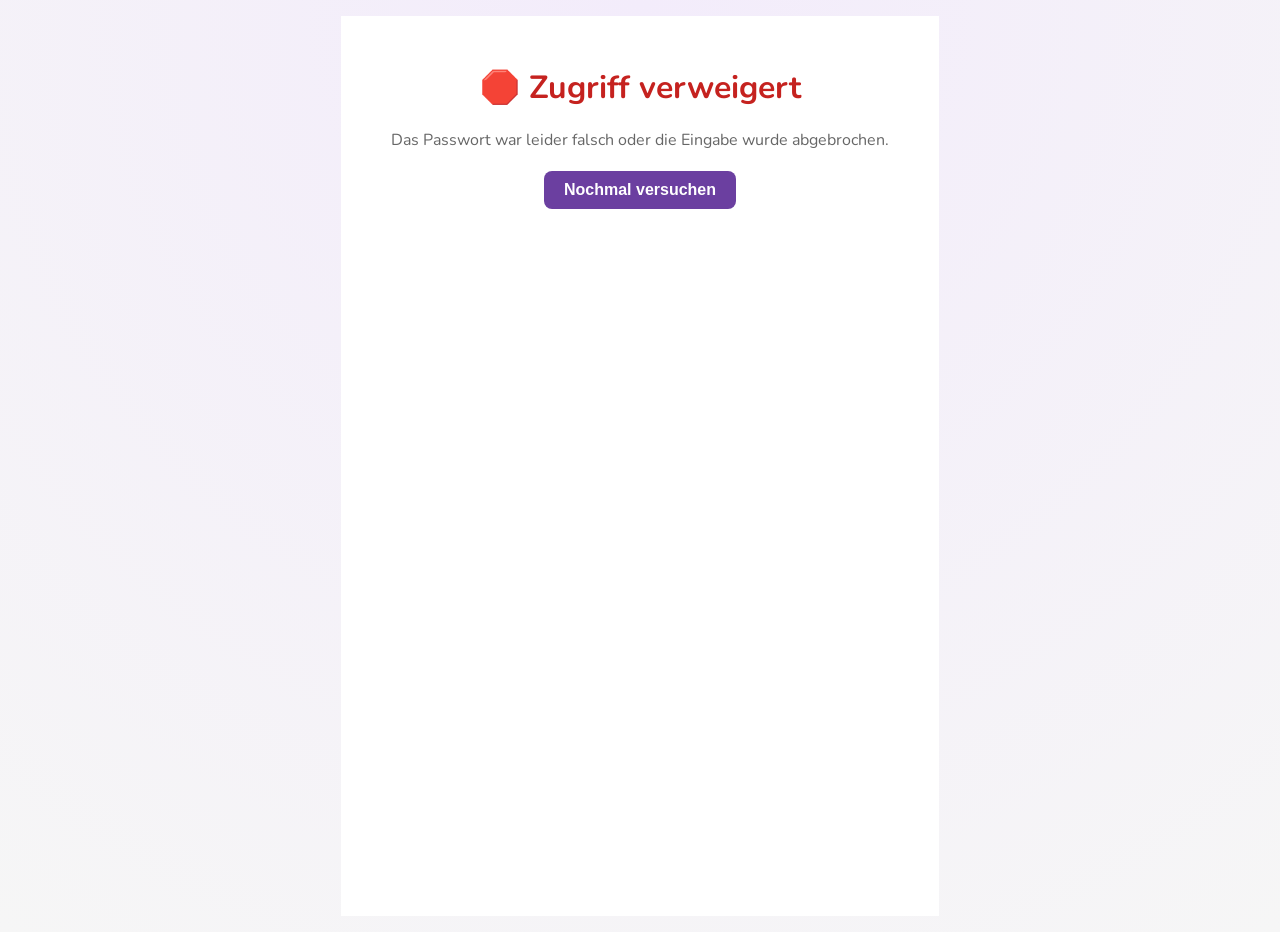
<file: index.html>
<!DOCTYPE html>
<html lang="de">
<head>
  <meta charset="UTF-8" />
  <title>Timm's Tipps des Tages</title>
  <meta name="viewport" content="width=device-width, initial-scale=1.0" />
  <meta name="theme-color" content="#6b3fa0">

  <link rel="manifest" href="manifest.json?v=2">
  <link rel="apple-touch-icon" href="icon-192.png?v=2">
  <link rel="icon" type="image/png" sizes="192x192" href="icon-192.png?v=2">
  <link rel="stylesheet" href="style.css">
</head>
<body>
  <div class="app">
    
    <button id="modeBtn" class="mode-toggle" onclick="toggleMode()"></button>
    
    <button class="magic-toggle" onclick="window.location.href='generator.html'" title="Zum Rezept-Zauberer">
      <svg width="20" height="20" viewBox="0 0 24 24" fill="none" stroke="currentColor" stroke-width="2.5" stroke-linecap="round" stroke-linejoin="round">
        <polygon points="12 2 15.09 8.26 22 9.27 17 14.14 18.18 21.02 12 17.77 5.82 21.02 7 14.14 2 9.27 8.91 8.26 12 2"></polygon>
      </svg>
    </button>
    
    <button class="theme-toggle" onclick="toggleTheme()" title="Nachtmodus umschalten">
      <svg width="20" height="20" viewBox="0 0 24 24" fill="none" stroke="currentColor" stroke-width="2.5" stroke-linecap="round" stroke-linejoin="round">
        <circle cx="12" cy="12" r="5"></circle>
        <line x1="12" y1="1" x2="12" y2="3"></line>
        <line x1="12" y1="21" x2="12" y2="23"></line>
        <line x1="4.22" y1="4.22" x2="5.64" y2="5.64"></line>
        <line x1="18.36" y1="18.36" x2="19.78" y2="19.78"></line>
        <line x1="1" y1="12" x2="3" y2="12"></line>
        <line x1="21" y1="12" x2="23" y2="12"></line>
        <line x1="4.22" y1="19.78" x2="5.64" y2="18.36"></line>
        <line x1="18.36" y1="5.64" x2="19.78" y2="4.22"></line>
      </svg>
    </button>
    <header>
      <h1>Timm's Tipps des Tages</h1>
      <p>
        <a href="archive.html" class="archive-link">
          <svg width="20" height="20" viewBox="0 0 24 24" fill="none" stroke="currentColor" stroke-width="2.5" stroke-linecap="round" stroke-linejoin="round">
            <path d="M2 3h6a4 4 0 0 1 4 4v14a3 3 0 0 0-3-3H2z"></path>
            <path d="M22 3h-6a4 4 0 0 0-4 4v14a3 3 0 0 1 3-3h7z"></path>
          </svg>
          Zur Rezeptdatenbank
        </a>
      </p>
    </header>

    <main class="card">
      <div id="currentRecipes"></div>
    </main>
    
    <footer style="text-align: center; margin-top: 40px; padding-bottom: 20px; font-size: 0.9rem; display: flex; flex-direction: column; align-items: center; gap: 16px;">
      <div>
        <a href="impressum.html" style="color: var(--muted); text-decoration: none; margin: 0 10px;">Impressum</a>
        <a href="datenschutz.html" style="color: var(--muted); text-decoration: none; margin: 0 10px;">Datenschutz</a>
      </div>
    </footer>

  </div>

  <script src="rezepte.js"></script>
  <script src="app.js"></script>

  <script>
    let currentMode = localStorage.getItem("timm_mode") || "main";

    const STORAGE_SELECTED_WEEK = currentMode === "salad" ? "timm-selected-week-salad-v1" : "timm-selected-week-main-v1";
    const STORAGE_WEEK_RECIPES = currentMode === "salad" ? "timm-week-recipes-salad-v1" : "timm-week-recipes-main-v1";
  
    window.toggleMode = function() {
      currentMode = currentMode === "main" ? "salad" : "main";
      localStorage.setItem("timm_mode", currentMode);
      location.reload(); 
    };

    function getRecipePool() {
      if (currentMode === "salad") {
        return recipes.filter(r => r.tags.includes("Salat"));
      } else {
        return recipes.filter(r => !r.tags.includes("Salat"));
      }
    }
    
    function getWeekNumber(d) {
      d = new Date(Date.UTC(d.getFullYear(), d.getMonth(), d.getDate()));
      d.setUTCDate(d.getUTCDate() + 4 - (d.getUTCDay()||7));
      const yearStart = new Date(Date.UTC(d.getUTCFullYear(),0,1));
      return Math.ceil(( ( (d - yearStart) / 86400000) + 1)/7);
    }

    function getCurrentWeekKey() {
      const now = new Date();
      return `${now.getFullYear()}-${getWeekNumber(now)}`;
    }

    function loadJSON(key, fallback) {
      const raw = localStorage.getItem(key);
      if (!raw) return fallback;
      try { return JSON.parse(raw); } catch { return fallback; }
    }
    
    function saveJSON(key, value) {
      localStorage.setItem(key, JSON.stringify(value));
    }

    function pickRandomThreeRecipes() {
      const pool = getRecipePool();
      const shuffled = [...pool].sort(() => 0.5 - Math.random());
      return [
        shuffled[0] ? shuffled[0].id : null, 
        shuffled[1] ? shuffled[1].id : null, 
        shuffled[2] ? shuffled[2].id : null
      ].filter(id => id !== null);
    }

    function loadWeekSelection(weekKey) {
      const archive = loadJSON(STORAGE_WEEK_RECIPES, {});
      return archive[weekKey] || null;
    }

    function saveWeekSelection(weekKey, recipeIds) {
      const archive = loadJSON(STORAGE_WEEK_RECIPES, {});
      archive[weekKey] = recipeIds;
      saveJSON(STORAGE_WEEK_RECIPES, archive);
    }

    function renderRecipeCards(recipeIds, containerElement) {
      containerElement.innerHTML = "";
      
      recipeIds.forEach((id, index) => {
        const r = recipes.find(x => x.id === id);
        if (!r) return;

        const favs = getFavorites();
        const isFav = favs.includes(r.id);
        
        const heartSvg = `<svg width="20" height="20" viewBox="0 0 24 24"><path d="M12 21.35l-1.45-1.32C5.4 15.36 2 12.28 2 8.5 2 5.42 4.42 3 7.5 3c1.74 0 3.41.81 4.5 2.09C13.09 3.81 14.76 3 16.5 3 19.58 3 22 5.42 22 8.5c0 3.78-3.4 6.86-8.55 11.54L12 21.35z"/></svg>`;
        const shareIcon = `<svg width="20" height="20" viewBox="0 0 24 24"><path fill="var(--primary)" d="M18 16.08c-.76 0-1.44.3-1.96.77L8.91 12.7c.05-.23.09-.46.09-.7s-.04-.47-.09-.7l7.05-4.11c.54.5 1.25.81 2.04.81 1.66 0 3-1.34 3-3s-1.34-3-3-3-3 1.34-3 3c0 .24.04.47.09.7L8.04 9.81C7.5 9.31 6.79 9 6 9c-1.66 0-3 1.34-3 3s1.34 3 3 3c.79 0 1.5-.31 2.04-.81l7.12 4.16c-.05.21-.08.43-.08.65 0 1.61 1.31 2.92 2.92 2.92s2.92-1.31 2.92-2.92c0-1.61-1.31-2.92-2.92-2.92z"/></svg>`;
        const svgCart = `<svg width="20" height="20" viewBox="0 0 24 24" fill="none" stroke="currentColor" stroke-width="2.5" stroke-linecap="round" stroke-linejoin="round"><circle cx="9" cy="21" r="1"></circle><circle cx="20" cy="21" r="1"></circle><path d="M1 1h4l2.68 13.39a2 2 0 0 0 2 1.61h9.72a2 2 0 0 0 2-1.61L23 6H6"></path></svg>`;
        
        // HIER: Der Topf mit Löffel
        const svgStir = `<svg style="transform: translateY(-2px);" width="20" height="20" viewBox="0 0 24 24" fill="none" stroke="currentColor" stroke-width="2.5" stroke-linecap="round" stroke-linejoin="round"><path d="M4 11h16v6a4 4 0 0 1-4 4H8a4 4 0 0 1-4-4v-6z"></path><line x1="2" y1="13" x2="4" y2="13"></line><line x1="20" y1="13" x2="22" y2="13"></line><line x1="20" y1="3" x2="14" y2="13"></line><circle cx="13" cy="15" r="2.5"></circle><path d="M9 14a3 3 0 0 1 3 0"></path></svg>`;
        
        const svgSwap = `<svg width="18" height="18" viewBox="0 0 24 24" fill="none" stroke="currentColor" stroke-width="2.5" stroke-linecap="round" stroke-linejoin="round"><path d="M21 2v6h-6"></path><path d="M3 12a9 9 0 0 1 15-6.7L21 8"></path><path d="M3 22v-6h6"></path><path d="M21 12a9 9 0 0 1-15 6.7L3 16"></path></svg>`;       
       
        const card = document.createElement("div");
        card.className = "recipe-card";
        card.style.animationDelay = `${index * 0.1}s`; 

        const visibleTags = r.tags.filter(t => !IGNORE_TAGS.includes(t));

        card.innerHTML = `
          <div class="recipe-body">
            <div class="title-row">
              <h2 class="recipe-title">${r.title}</h2>
              <button class="fav-btn ${isFav ? 'active' : ''}" onclick="toggleFavorite('${r.id}', this)" title="Als Favorit markieren">
                ${heartSvg}
              </button>
            </div>

            <div class="tag-row">
              ${visibleTags.map(t => renderTag(t)).join("")}
            </div>
            <div class="divider"></div>
            
            <div class="recipe-content">
              <div class="ingredients-col">
                <div class="section-header">
                  <h3 class="section-title">${svgCart} Zutaten</h3>
                  <button class="share-btn" onclick="shareRecipe('${r.id}', this)" title="Rezept teilen">
                    ${shareIcon}
                  </button>
                </div>
                <ul>${r.ingredients.map(i => `<li>${i}</li>`).join("")}</ul>
              </div>
              <div class="steps-col">
                <h3 class="section-title" style="margin-top: 20px;">${svgStir} Zubereitung</h3>
                <ol class="steps">${r.steps.map(s => `<li>${s}</li>`).join("")}</ol>
              </div>
            </div>
          </div>
          <button class="btn-swap" onclick="swapSingleRecipe(${index})">${svgSwap} Nur dieses Rezept austauschen</button>
        `;
        containerElement.appendChild(card);
      });
    }

    window.swapSingleRecipe = function(indexToReplace) {
      const container = document.getElementById("currentRecipes");
      const oldCard = container.children[indexToReplace];
      
      const skeletonCard = document.createElement("div");
      skeletonCard.className = "recipe-card";
      skeletonCard.style.animationDelay = "0s";
      skeletonCard.innerHTML = `
        <div class="recipe-body">
          <div class="skeleton" style="height: 30px; width: 80%; margin-bottom: 20px;"></div>
          <div class="tag-row">
            <div class="skeleton" style="height: 20px; width: 60px; border-radius: 999px;"></div>
            <div class="skeleton" style="height: 20px; width: 80px; border-radius: 999px;"></div>
          </div>
          <div class="divider"></div>
          <div class="skeleton" style="height: 100px; width: 100%;"></div>
          <div class="skeleton" style="margin-top: 20px; height: 150px; width: 100%;"></div>
        </div>
        <div class="skeleton" style="height: 50px; width: 100%;"></div>
      `;
      container.replaceChild(skeletonCard, oldCard);

      setTimeout(() => {
        const stored = loadJSON(STORAGE_SELECTED_WEEK, null);
        if (!stored) return;
        
        let currentSelection = loadWeekSelection(stored.weekKey);
        if (!currentSelection) return;
        
        const pool = getRecipePool(); 
        
        let newRecipe;
        do {
          const randomIdx = Math.floor(Math.random() * pool.length); 
          newRecipe = pool[randomIdx]; 
        } while (currentSelection.includes(newRecipe.id));

        currentSelection[indexToReplace] = newRecipe.id;
        saveWeekSelection(stored.weekKey, currentSelection);
        
        const r = newRecipe;
        const favs = getFavorites();
        const isFav = favs.includes(r.id);
        const visibleTags = r.tags.filter(t => !IGNORE_TAGS.includes(t));

        const heartSvg = `<svg width="20" height="20" viewBox="0 0 24 24"><path d="M12 21.35l-1.45-1.32C5.4 15.36 2 12.28 2 8.5 2 5.42 4.42 3 7.5 3c1.74 0 3.41.81 4.5 2.09C13.09 3.81 14.76 3 16.5 3 19.58 3 22 5.42 22 8.5c0 3.78-3.4 6.86-8.55 11.54L12 21.35z"/></svg>`;
        const shareIcon = `<svg width="20" height="20" viewBox="0 0 24 24"><path fill="var(--primary)" d="M18 16.08c-.76 0-1.44.3-1.96.77L8.91 12.7c.05-.23.09-.46.09-.7s-.04-.47-.09-.7l7.05-4.11c.54.5 1.25.81 2.04.81 1.66 0 3-1.34 3-3s-1.34-3-3-3-3 1.34-3 3c0 .24.04.47.09.7L8.04 9.81C7.5 9.31 6.79 9 6 9c-1.66 0-3 1.34-3 3s1.34 3 3 3c.79 0 1.5-.31 2.04-.81l7.12 4.16c-.05.21-.08.43-.08.65 0 1.61 1.31 2.92 2.92 2.92s2.92-1.31 2.92-2.92c0-1.61-1.31-2.92-2.92-2.92z"/></svg>`;
        const svgCart = `<svg width="20" height="20" viewBox="0 0 24 24" fill="none" stroke="currentColor" stroke-width="2.5" stroke-linecap="round" stroke-linejoin="round"><circle cx="9" cy="21" r="1"></circle><circle cx="20" cy="21" r="1"></circle><path d="M1 1h4l2.68 13.39a2 2 0 0 0 2 1.61h9.72a2 2 0 0 0 2-1.61L23 6H6"></path></svg>`;
        
        // HIER AUCH FÜRS TAUSCHEN: Der Topf mit Löffel
        const svgStir = `<svg style="transform: translateY(-2px);" width="20" height="20" viewBox="0 0 24 24" fill="none" stroke="currentColor" stroke-width="2.5" stroke-linecap="round" stroke-linejoin="round"><path d="M4 11h16v6a4 4 0 0 1-4 4H8a4 4 0 0 1-4-4v-6z"></path><line x1="2" y1="13" x2="4" y2="13"></line><line x1="20" y1="13" x2="22" y2="13"></line><line x1="20" y1="3" x2="14" y2="13"></line><circle cx="13" cy="15" r="2.5"></circle><path d="M9 14a3 3 0 0 1 3 0"></path></svg>`;
        
        const svgSwap = `<svg width="18" height="18" viewBox="0 0 24 24" fill="none" stroke="currentColor" stroke-width="2.5" stroke-linecap="round" stroke-linejoin="round"><path d="M21 2v6h-6"></path><path d="M3 12a9 9 0 0 1 15-6.7L21 8"></path><path d="M3 22v-6h6"></path><path d="M21 12a9 9 0 0 1-15 6.7L3 16"></path></svg>`;       

        const finalCard = document.createElement("div");
        finalCard.className = "recipe-card";
        finalCard.style.animation = "fadeIn 0.4s ease-out";

        finalCard.innerHTML = `
          <div class="recipe-body">
            <div class="title-row">
              <h2 class="recipe-title">${r.title}</h2>
              <button class="fav-btn ${isFav ? 'active' : ''}" onclick="toggleFavorite('${r.id}', this)" title="Als Favorit markieren">
                ${heartSvg}
              </button>
            </div>
            <div class="tag-row">
              ${visibleTags.map(t => renderTag(t)).join("")}
            </div>
            <div class="divider"></div>
            <div class="recipe-content">
              <div class="ingredients-col">
                <div class="section-header">
                  <h3 class="section-title">${svgCart} Zutaten</h3>
                  <button class="share-btn" onclick="shareRecipe('${r.id}', this)" title="Rezept teilen">
                    ${shareIcon}
                  </button>
                </div>
                <ul>${r.ingredients.map(i => `<li>${i}</li>`).join("")}</ul>
              </div>
              <div class="steps-col">
                <h3 class="section-title" style="margin-top: 20px;">${svgStir} Zubereitung</h3>
                <ol class="steps">${r.steps.map(s => `<li>${s}</li>`).join("")}</ol>
              </div>
            </div>
          </div>
          <button class="btn-swap" onclick="swapSingleRecipe(${indexToReplace})">${svgSwap} Nur dieses Rezept austauschen</button>
        `;
        
        container.replaceChild(finalCard, skeletonCard);
      }, 300);
    };

    function showWeek(weekKey) {
      const [yearStr, weekStr] = weekKey.split("-");

      let selected = loadWeekSelection(weekKey);
      if (!selected) {
        selected = pickRandomThreeRecipes();
        saveWeekSelection(weekKey, selected);
      }

      renderRecipeCards(selected, document.getElementById("currentRecipes"));
      saveJSON(STORAGE_SELECTED_WEEK, { weekKey });
    }

    function initApp() {
      const stored = loadJSON(STORAGE_SELECTED_WEEK, null);
      const weekKey = stored?.weekKey || getCurrentWeekKey();
      showWeek(weekKey);
    }

    document.addEventListener("DOMContentLoaded", () => {
      const headerTitle = document.querySelector("header h1");
      const modeBtn = document.getElementById("modeBtn");
      
      const svgLeaf = `<svg width="20" height="20" viewBox="0 0 24 24" fill="none" stroke="currentColor" stroke-width="2.5" stroke-linecap="round" stroke-linejoin="round"><path d="M11 20A7 7 0 0 1 9.8 6.1C15.5 5 17 4.48 19 2c1 2 2 4.18 2 8 0 5.5-4.78 10-10 10Z"></path><path d="M2 21c0-3 1.85-5.36 5.08-6C9.5 14.52 12 13 13 12"></path></svg>`;
      const svgFork = `<svg width="20" height="20" viewBox="0 0 24 24" fill="none" stroke="currentColor" stroke-width="2.5" stroke-linecap="round" stroke-linejoin="round"><path d="M3 2v7c0 1.1.9 2 2 2h4a2 2 0 0 0 2-2V2"></path><path d="M7 2v20"></path><path d="M21 15V2v0a5 5 0 0 0-5 5v6c0 1.1.9 2 2 2h3Zm0 0v7"></path></svg>`;

      if (currentMode === "salad") {
        headerTitle.innerText = "Timm's Tipps des Tages";
        modeBtn.innerHTML = svgFork; 
        modeBtn.title = "Zu Hauptgerichten wechseln";
      } else {
        headerTitle.innerText = "Timm's Tipps des Tages";
        modeBtn.innerHTML = svgLeaf; 
        modeBtn.title = "Zu Salaten wechseln";
      }
      
      initApp();
    });
  </script>
</body>
</html>
</file>
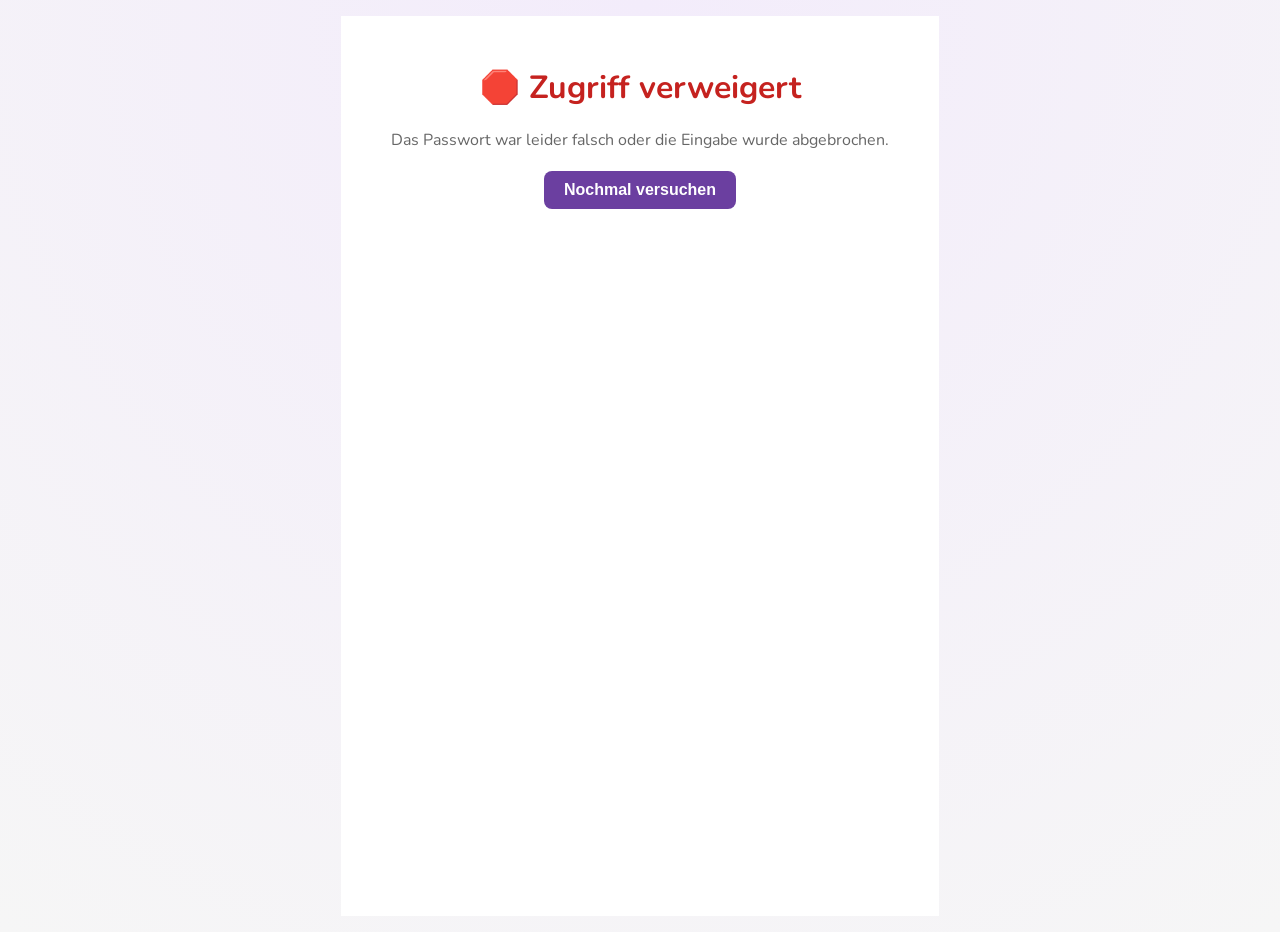
<file: archive.html>
<!DOCTYPE html>
<html lang="de">
<head>
  <meta charset="UTF-8" />
  <title>Rezeptdatenbank - Archiv</title>
  <meta name="viewport" content="width=device-width, initial-scale=1.0" />
  <meta name="theme-color" content="#6b3fa0">

  <link rel="manifest" href="manifest.json?v=2">
  <link rel="apple-touch-icon" href="icon-192.png?v=2">
  <link rel="icon" type="image/png" sizes="192x192" href="icon-192.png?v=2">
  <link rel="stylesheet" href="style.css">
</head>
<body>
  <div class="app">

<button id="modeBtn" class="mode-toggle" onclick="toggleMode()"></button>

<button class="magic-toggle" onclick="window.location.href='generator.html'" title="Zum Rezept-Zauberer">
      <svg width="20" height="20" viewBox="0 0 24 24" fill="none" stroke="currentColor" stroke-width="2.5" stroke-linecap="round" stroke-linejoin="round">
        <polygon points="12 2 15.09 8.26 22 9.27 17 14.14 18.18 21.02 12 17.77 5.82 21.02 7 14.14 2 9.27 8.91 8.26 12 2"></polygon>
      </svg>
    </button>

<button class="theme-toggle" onclick="toggleTheme()" title="Nachtmodus umschalten">
        <svg width="20" height="20" viewBox="0 0 24 24" fill="none" stroke="currentColor" stroke-width="2.5" stroke-linecap="round" stroke-linejoin="round">
          <circle cx="12" cy="12" r="5"></circle>
          <line x1="12" y1="1" x2="12" y2="3"></line>
          <line x1="12" y1="21" x2="12" y2="23"></line>
          <line x1="4.22" y1="4.22" x2="5.64" y2="5.64"></line>
          <line x1="18.36" y1="18.36" x2="19.78" y2="19.78"></line>
          <line x1="1" y1="12" x2="3" y2="12"></line>
          <line x1="21" y1="12" x2="23" y2="12"></line>
          <line x1="4.22" y1="19.78" x2="5.64" y2="18.36"></line>
          <line x1="18.36" y1="5.64" x2="19.78" y2="4.22"></line>
        </svg>
      </button>

    <header>
      <h1>Rezeptdatenbank</h1>
     <p>
        <a href="index.html" class="archive-link">
          <svg style="transform: translateY(-2px);" width="20" height="20" viewBox="0 0 24 24" fill="none" stroke="currentColor" stroke-width="2.5" stroke-linecap="round" stroke-linejoin="round">
            <path d="M3 11l9-8 9 8"></path>
            <path d="M5 13v8a1 1 0 0 0 1 1h12a1 1 0 0 0 1-1v-8"></path>
          </svg>
          Zurück zur Startseite
        </a>
      </p>
          </header>

    <main class="card">
      
      <input type="text" id="searchInput" class="search-input" placeholder="🔍">
      
      <div id="filterContainer" class="filter-container"></div>
      <div id="databaseContainer" class="recipes-grid"></div>
      <div id="paginationContainer" class="pagination-container"></div>
    </main>

    <footer style="text-align: center; margin-top: 40px; padding-bottom: 20px; font-size: 0.9rem; display: flex; flex-direction: column; align-items: center; gap: 16px;">
      <div>
        <a href="impressum.html" style="color: var(--muted); text-decoration: none; margin: 0 10px;">Impressum</a>
        <a href="datenschutz.html" style="color: var(--muted); text-decoration: none; margin: 0 10px;">Datenschutz</a>
      </div>
    </footer>

  </div>

  <script src="rezepte.js"></script>
  <script src="app.js"></script>

  <script>
    let selectedTags = [];
    let isExpanded = false;
    let currentPage = 1;
    const RECIPES_PER_PAGE = 10;
    
    let currentMode = localStorage.getItem("timm_mode") || "main";

    window.toggleMode = function() {
      currentMode = currentMode === "main" ? "salad" : "main";
      localStorage.setItem("timm_mode", currentMode);
      location.reload(); 
    };

    function getRecipePool() {
      if (currentMode === "salad") {
        return recipes.filter(r => r.tags.includes("Salat"));
      } else {
        return recipes.filter(r => !r.tags.includes("Salat"));
      }
    }

    function getUniqueTags() {
      const tagCounts = {};
      const pool = getRecipePool();
      
      pool.forEach(r => {
        r.tags.forEach(t => {
          if (!IGNORE_TAGS.includes(t)) {
            tagCounts[t] = (tagCounts[t] || 0) + 1;
          }
        });
      });
      return Object.keys(tagCounts).sort((a, b) => {
        if (tagCounts[b] !== tagCounts[a]) return tagCounts[b] - tagCounts[a];
        return a.localeCompare(b);
      });
    }

    function renderFilters() {
      const container = document.getElementById("filterContainer");
      const uniqueTags = getUniqueTags();
      const limit = 10;
      const showMoreButton = uniqueTags.length > limit;
      const tagsToRender = isExpanded ? uniqueTags : uniqueTags.slice(0, limit);

      const isFavActive = selectedTags.includes("Favoriten");
      let html = `<button class="filter-btn ${isFavActive ? 'active' : ''}" onclick="toggleFilter('Favoriten')">💜 Favoriten</button>`;

      html += tagsToRender.map(tag => {
        const isActive = selectedTags.includes(tag);
        const activeClass = isActive ? "active" : "";
        const emoji = getEmojiForTag(tag);
        return `<button class="filter-btn ${activeClass}" onclick="toggleFilter('${tag}')">${emoji} ${tag}</button>`;
      }).join("");

      if (showMoreButton) {
        html += `<button class="more-btn" onclick="toggleExpand(${!isExpanded})">${isExpanded ? 'weniger' : '... mehr'}</button>`;
      }
      container.innerHTML = html;
    }

    window.toggleExpand = function(state) {
      isExpanded = state;
      renderFilters();
    };

    window.toggleFilter = function(tag) {
      if (selectedTags.includes(tag)) {
        selectedTags = selectedTags.filter(t => t !== tag); 
      } else {
        selectedTags.push(tag); 
      }
      renderFilters(); 
      renderDatabase(); 
    };

    function renderDatabase() {
      const container = document.getElementById("databaseContainer");
      const searchQuery = document.getElementById("searchInput").value.toLowerCase();
      
      let filteredRecipes = getRecipePool();

      if (searchQuery) {
        const favs = getFavorites();
        filteredRecipes = filteredRecipes.filter(r => {
          if (searchQuery === "❤️" || searchQuery.includes("favorit")) {
            return favs.includes(r.id);
          }
          const textToSearch = (r.title + " " + r.tags.join(" ") + " " + r.ingredients.join(" ")).toLowerCase();
          return textToSearch.includes(searchQuery);
        });
      }

      if (selectedTags.length > 0) {
        const favs = getFavorites();
        const requireFav = selectedTags.includes("Favoriten");
        const normalTags = selectedTags.filter(t => t !== "Favoriten");

        filteredRecipes = filteredRecipes.filter(r => {
          if (requireFav && !favs.includes(r.id)) return false;
          return normalTags.every(selectedTag => r.tags.includes(selectedTag));
        });
      }

      if (filteredRecipes.length === 0) {
        container.innerHTML = `<div class="empty">Keine Rezepte gefunden.</div>`;
        document.getElementById("paginationContainer").innerHTML = "";
        return;
      }

      const totalPages = Math.ceil(filteredRecipes.length / RECIPES_PER_PAGE);
      if (currentPage > totalPages) currentPage = totalPages || 1;

      const startIndex = (currentPage - 1) * RECIPES_PER_PAGE;
      const recipesToShow = filteredRecipes.slice(startIndex, startIndex + RECIPES_PER_PAGE);

      container.innerHTML = recipesToShow.map((r, index) => {
        const visibleTags = r.tags.filter(t => !IGNORE_TAGS.includes(t));
        const favs = getFavorites();
        const isFav = favs.includes(r.id);
        
        const heartSvg = `<svg width="20" height="20" viewBox="0 0 24 24"><path d="M12 21.35l-1.45-1.32C5.4 15.36 2 12.28 2 8.5 2 5.42 4.42 3 7.5 3c1.74 0 3.41.81 4.5 2.09C13.09 3.81 14.76 3 16.5 3 19.58 3 22 5.42 22 8.5c0 3.78-3.4 6.86-8.55 11.54L12 21.35z"/></svg>`;
        const shareIcon = `<svg width="20" height="20" viewBox="0 0 24 24"><path fill="var(--primary)" d="M18 16.08c-.76 0-1.44.3-1.96.77L8.91 12.7c.05-.23.09-.46.09-.7s-.04-.47-.09-.7l7.05-4.11c.54.5 1.25.81 2.04.81 1.66 0 3-1.34 3-3s-1.34-3-3-3-3 1.34-3 3c0 .24.04.47.09.7L8.04 9.81C7.5 9.31 6.79 9 6 9c-1.66 0-3 1.34-3 3s1.34 3 3 3c.79 0 1.5-.31 2.04-.81l7.12 4.16c-.05.21-.08.43-.08.65 0 1.61 1.31 2.92 2.92 2.92s2.92-1.31 2.92-2.92c0-1.61-1.31-2.92-2.92-2.92z"/></svg>`;
        const svgCart = `<svg width="20" height="20" viewBox="0 0 24 24" fill="none" stroke="currentColor" stroke-width="2.5" stroke-linecap="round" stroke-linejoin="round"><circle cx="9" cy="21" r="1"></circle><circle cx="20" cy="21" r="1"></circle><path d="M1 1h4l2.68 13.39a2 2 0 0 0 2 1.61h9.72a2 2 0 0 0 2-1.61L23 6H6"></path></svg>`;
        
        // HIER FÜRS ARCHIV: Der Topf mit Löffel
        const svgStir = `<svg style="transform: translateY(-2px);" width="20" height="20" viewBox="0 0 24 24" fill="none" stroke="currentColor" stroke-width="2.5" stroke-linecap="round" stroke-linejoin="round"><path d="M4 11h16v6a4 4 0 0 1-4 4H8a4 4 0 0 1-4-4v-6z"></path><line x1="2" y1="13" x2="4" y2="13"></line><line x1="20" y1="13" x2="22" y2="13"></line><line x1="20" y1="3" x2="14" y2="13"></line><circle cx="13" cy="15" r="2.5"></circle><path d="M9 14a3 3 0 0 1 3 0"></path></svg>`;
        
        return `
          <div class="recipe-card" style="animation-delay: ${index * 0.05}s">
            <div class="recipe-body">
              <div class="title-row">
                <h2 class="recipe-title">${r.title}</h2>
                <button class="fav-btn ${isFav ? 'active' : ''}" onclick="toggleFavorite('${r.id}', this)" title="Als Favorit markieren">
                  ${heartSvg}
                </button>
              </div>
              <div class="tag-row">${visibleTags.map(t => renderTag(t)).join("")}</div>
              <div class="divider"></div>
              <div class="section-header">
                <h3 class="section-title">${svgCart} Zutaten</h3>
                <button class="share-btn" onclick="shareRecipe('${r.id}', this)" title="Rezept teilen">
                  ${shareIcon}
                </button>
              </div>
              <ul>${r.ingredients.map(i => `<li>${i}</li>`).join("")}</ul>
              <h3 class="section-title" style="margin-top: 20px;">${svgStir} Zubereitung</h3>
              <ol class="steps">${r.steps.map(s => `<li>${s}</li>`).join("")}</ol>
            </div>
          </div>`;
      }).join("");

      renderPaginationButtons(totalPages);
    }

    function renderPaginationButtons(totalPages) {
      const paginationContainer = document.getElementById("paginationContainer");
      if (totalPages <= 1) { paginationContainer.innerHTML = ""; return; }
      let html = "";
      for (let i = 1; i <= totalPages; i++) {
        html += `<button class="page-num ${i === currentPage ? 'active' : ''}" onclick="changePage(${i})">${i}</button>`;
      }
      paginationContainer.innerHTML = html;
    }

    window.changePage = function(newPage) {
      currentPage = newPage;
      renderDatabase();
      document.querySelector(".search-input").scrollIntoView({ behavior: 'smooth', block: 'start' });
    };

    document.getElementById("searchInput").addEventListener("input", () => {
      currentPage = 1;
      renderDatabase();
    });
    
    // === HIER STARTEN DIE NEUEN ÄNDERUNGEN FÜR DIE DATENBANK ===

    // 1. NEUE FUNKTION: Holt die Rezepte aus Supabase und fügt sie zur Liste hinzu
    async function loadSupabaseRecipes() {
      try {
        const response = await fetch('/.netlify/functions/getRecipes');
        if (!response.ok) return; // Wenn etwas schiefgeht, machen wir einfach ohne KI-Rezepte weiter
        
        const dbRecipes = await response.json();

        dbRecipes.forEach(dbRecipe => {
          // Wir hängen jedes KI-Rezept an deine bestehende 'recipes' Liste (aus rezepte.js) an
          recipes.push({
            id: dbRecipe.id, // Supabase gibt jedem Rezept automatisch eine einzigartige ID
            title: dbRecipe.title,
            tags: ["KI-Zauberei"], // Bekommt automatisch diesen neuen Filter-Tag!
            ingredients: dbRecipe.ingredients,
            steps: dbRecipe.steps
          });
        });
      } catch (error) {
        console.error("Konnte KI-Rezepte nicht laden:", error);
      }
    }

    // 2. ANGEPASST: Das 'async' Wort hinzugefügt und den loadSupabaseRecipes-Befehl eingebaut
    document.addEventListener("DOMContentLoaded", async () => {
      const headerTitle = document.querySelector("header h1");
      const modeBtn = document.getElementById("modeBtn");
      
      const svgLeaf = `<svg width="20" height="20" viewBox="0 0 24 24" fill="none" stroke="currentColor" stroke-width="2.5" stroke-linecap="round" stroke-linejoin="round"><path d="M11 20A7 7 0 0 1 9.8 6.1C15.5 5 17 4.48 19 2c1 2 2 4.18 2 8 0 5.5-4.78 10-10 10Z"></path><path d="M2 21c0-3 1.85-5.36 5.08-6C9.5 14.52 12 13 13 12"></path></svg>`;
      const svgFork = `<svg width="20" height="20" viewBox="0 0 24 24" fill="none" stroke="currentColor" stroke-width="2.5" stroke-linecap="round" stroke-linejoin="round"><path d="M3 2v7c0 1.1.9 2 2 2h4a2 2 0 0 0 2-2V2"></path><path d="M7 2v20"></path><path d="M21 15V2v0a5 5 0 0 0-5 5v6c0 1.1.9 2 2 2h3Zm0 0v7"></path></svg>`;

      if (currentMode === "salad") {
        headerTitle.innerText = "Rezeptdatenbank: Salate";
        modeBtn.innerHTML = svgFork; 
        modeBtn.title = "Zu Hauptgerichten wechseln";
      } else {
        headerTitle.innerText = "Rezeptdatenbank: Hauptgerichte";
        modeBtn.innerHTML = svgLeaf; 
        modeBtn.title = "Zu Salaten wechseln";
      }

      // NEU: Wir warten kurz, bis die Supabase-Rezepte geladen und der Liste hinzugefügt wurden...
      await loadSupabaseRecipes();

      // ...und bauen ERST DANN die Filter-Buttons und das Rezept-Gitter auf!
      renderFilters();
      renderDatabase();
    });
  </script>
</body>
</html>
</file>
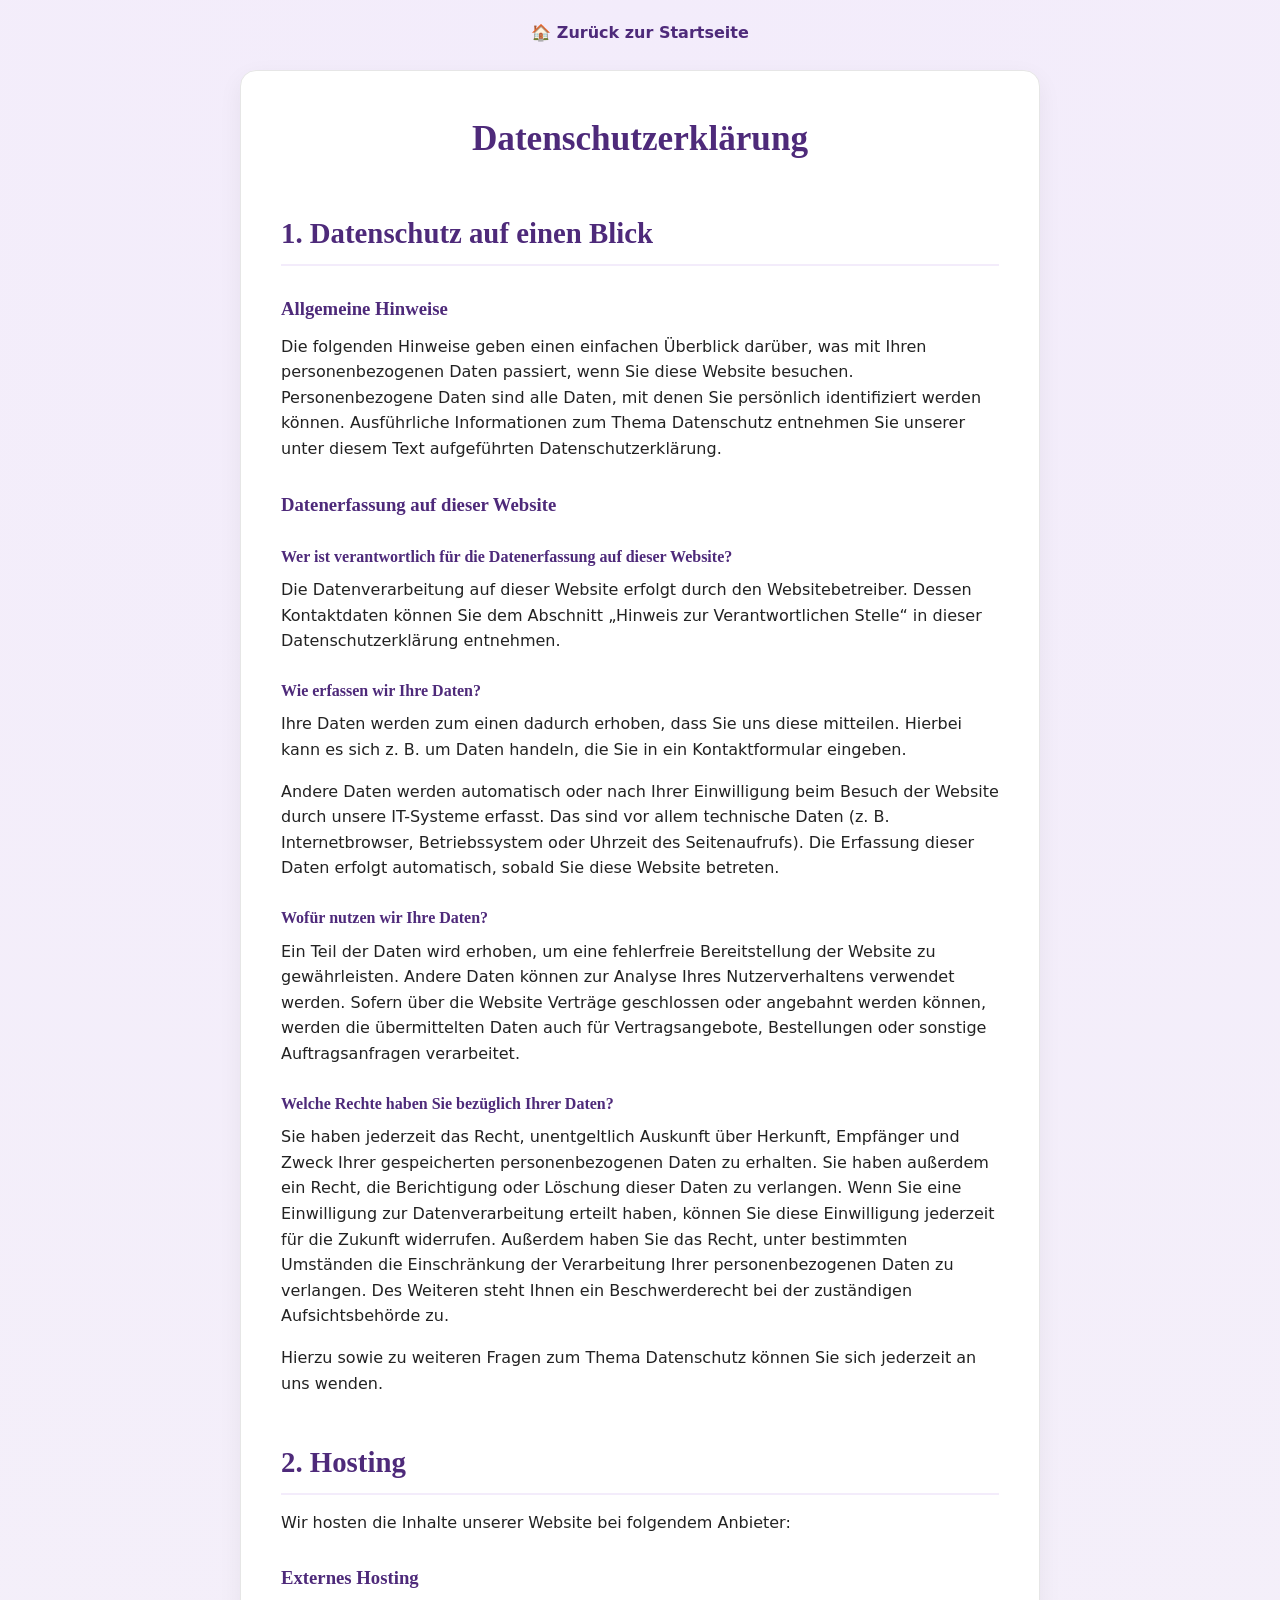
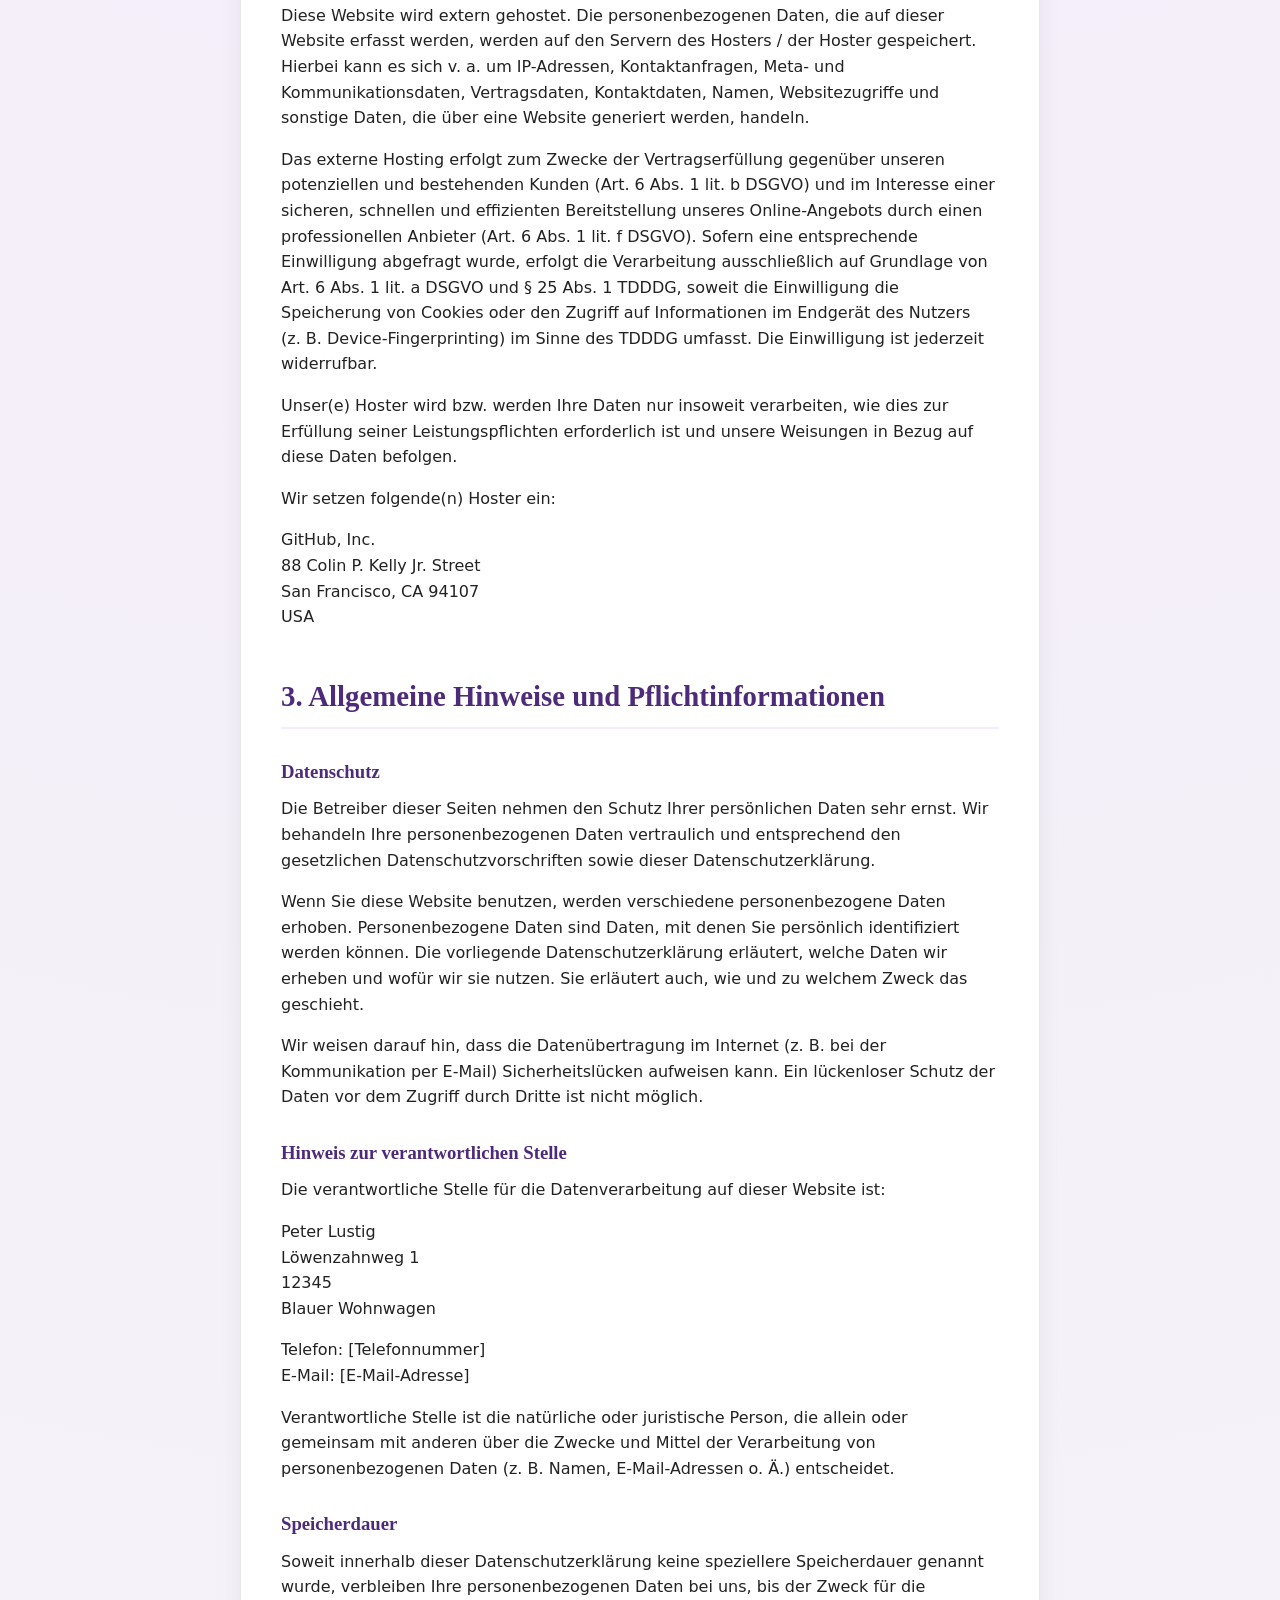
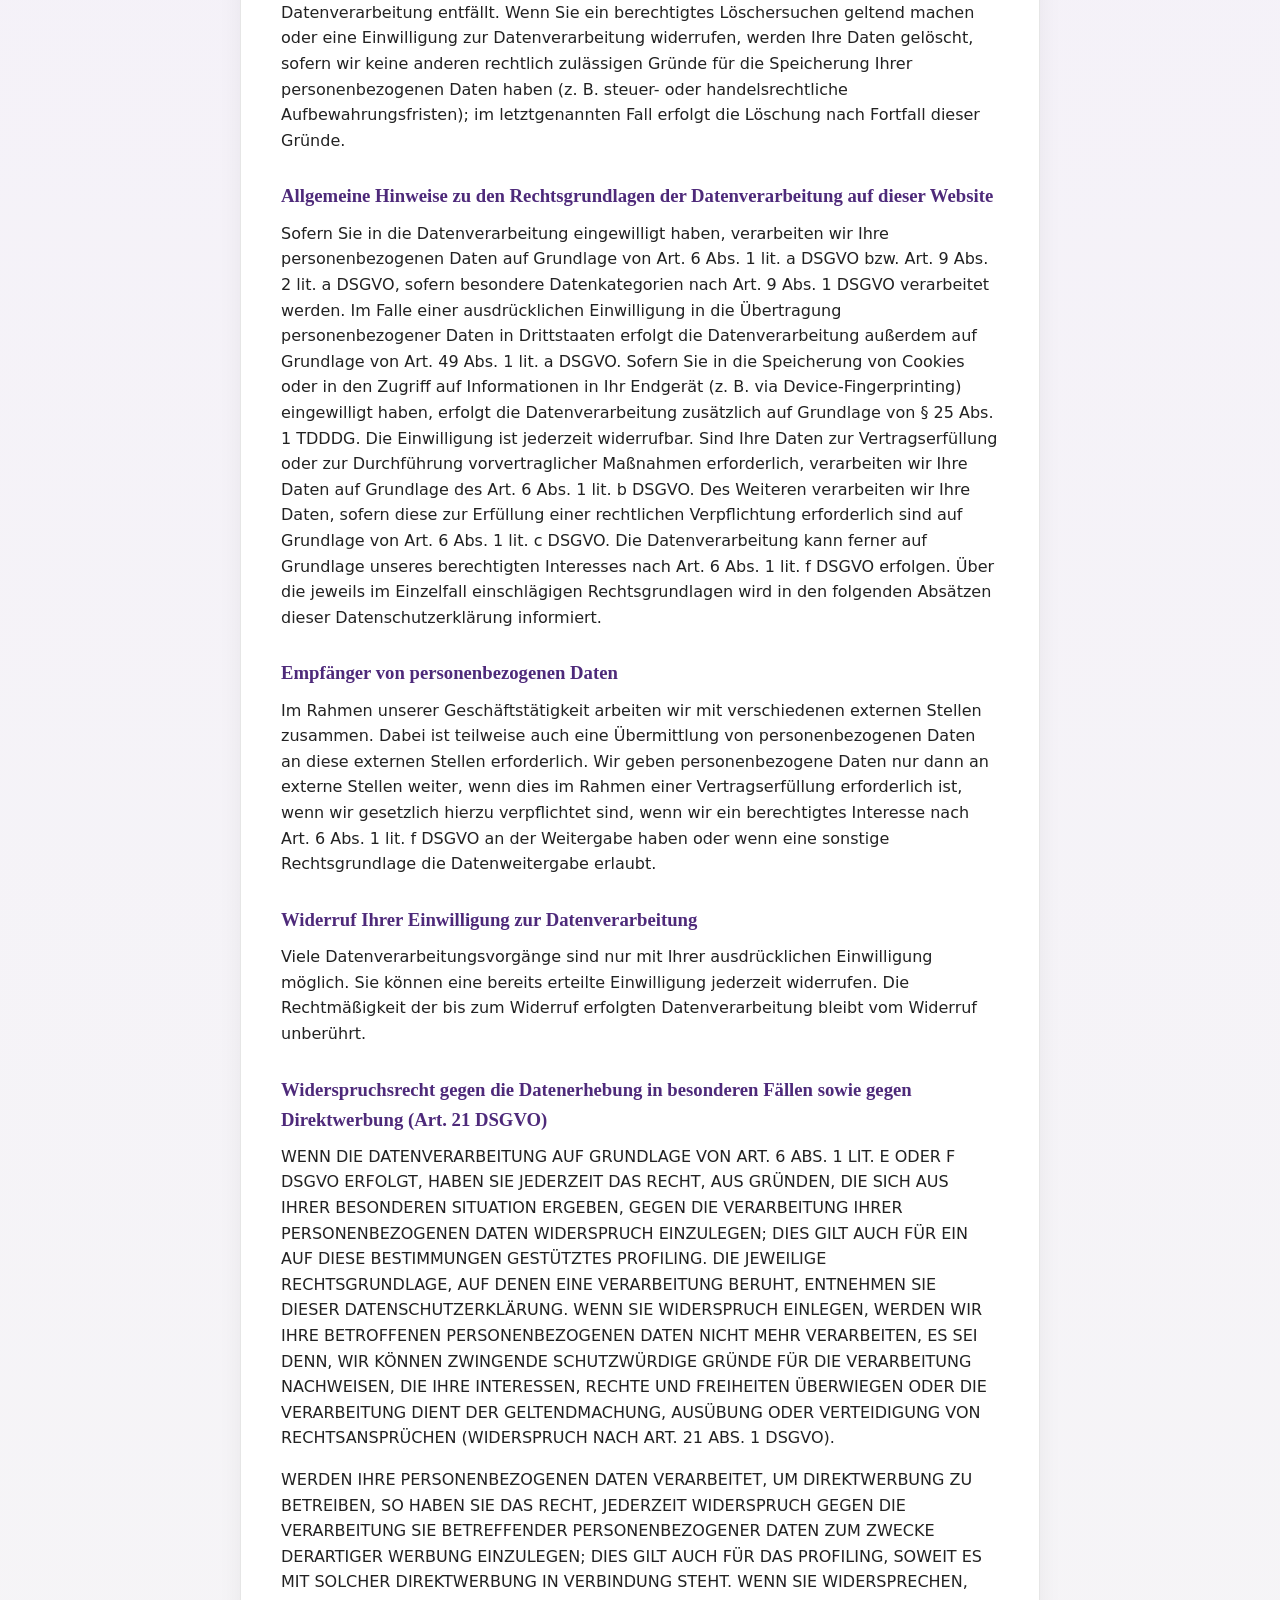
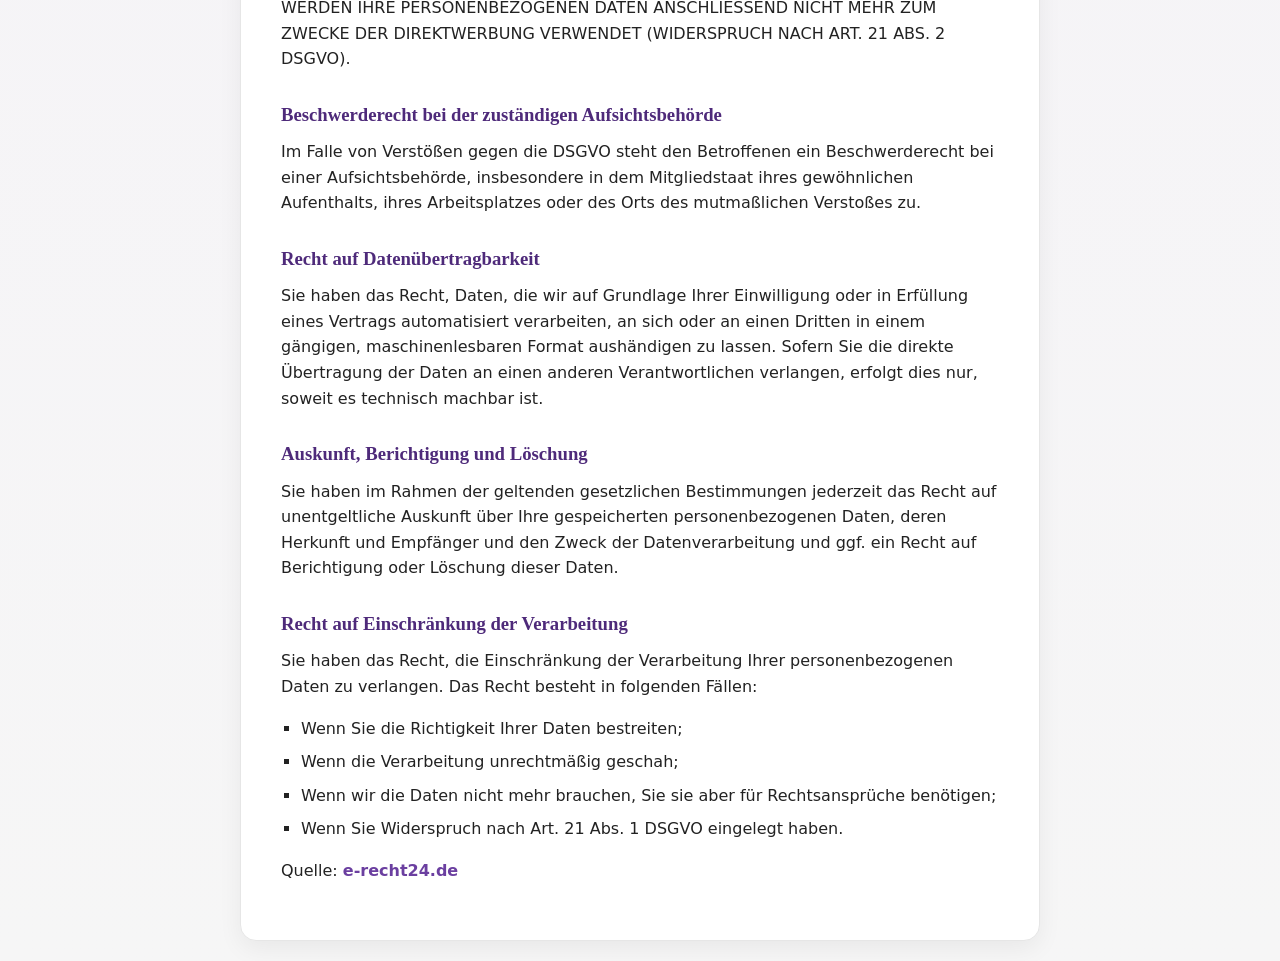
<file: datenschutz.html>
<!DOCTYPE html>
<html lang="de">
<head>
  <meta charset="UTF-8" />
  <title>Datenschutzerklärung - Timm's Tipps des Tages</title>
  <meta name="viewport" content="width=device-width, initial-scale=1.0" />
  <style>
    /* SCHRIFTARTEN & STYLING */
    :root {
      --primary: #6b3fa0;
      --primary-dark: #4e2a7a;
      --card-bg: #fff;
      --text: #222;
      --radius: 16px;
      --border: #e6e6e6;
    }

    * { box-sizing: border-box; margin: 0; padding: 0; }
    
    body {
      font-family: 'Nunito', system-ui, sans-serif;
      background: radial-gradient(circle at top, #f3ecfb, #f6f6f6);
      color: var(--text);
      min-height: 100vh;
      display: flex;
      justify-content: center;
      padding: 20px;
      line-height: 1.6;
    }
    
    .app { width: 100%; max-width: 800px; }
    
    header { text-align: center; margin-bottom: 24px; }
    header a { color: var(--primary-dark); text-decoration: none; font-weight: 700; }

    .card {
      background: var(--card-bg);
      border-radius: var(--radius);
      box-shadow: 0 8px 24px rgba(0,0,0,0.06);
      padding: 40px;
      border: 1px solid var(--border);
    }

    h1, h2, h3, h4 {
      font-family: 'Playfair Display', serif;
      color: var(--primary-dark);
      margin-top: 1.5em;
      margin-bottom: 0.5em;
    }

    h1 { font-size: 2.2rem; text-align: center; margin-top: 0; }
    h2 { font-size: 1.8rem; border-bottom: 2px solid #f3ecfb; padding-bottom: 8px; }
    
    p { margin-bottom: 1em; }
    ul { padding-left: 20px; margin-bottom: 1em; list-style: square; }
    li { margin-bottom: 0.5em; }
    
    a { color: var(--primary); text-decoration: none; font-weight: 600; }
    a:hover { text-decoration: underline; }
  </style>
</head>
<body>
  <div class="app">
    <header><a href="index.html">🏠 Zurück zur Startseite</a></header>

    <main class="card">
      <h1>Datenschutz&shy;erkl&auml;rung</h1>

      <h2>1. Datenschutz auf einen Blick</h2>
      <h3>Allgemeine Hinweise</h3>
      <p>Die folgenden Hinweise geben einen einfachen &Uuml;berblick dar&uuml;ber, was mit Ihren personenbezogenen Daten passiert, wenn Sie diese Website besuchen. Personenbezogene Daten sind alle Daten, mit denen Sie pers&ouml;nlich identifiziert werden k&ouml;nnen. Ausf&uuml;hrliche Informationen zum Thema Datenschutz entnehmen Sie unserer unter diesem Text aufgef&uuml;hrten Datenschutzerkl&auml;rung.</p>

      <h3>Datenerfassung auf dieser Website</h3>
      <h4>Wer ist verantwortlich f&uuml;r die Datenerfassung auf dieser Website?</h4>
      <p>Die Datenverarbeitung auf dieser Website erfolgt durch den Websitebetreiber. Dessen Kontaktdaten k&ouml;nnen Sie dem Abschnitt &bdquo;Hinweis zur Verantwortlichen Stelle&ldquo; in dieser Datenschutzerkl&auml;rung entnehmen.</p>

      <h4>Wie erfassen wir Ihre Daten?</h4>
      <p>Ihre Daten werden zum einen dadurch erhoben, dass Sie uns diese mitteilen. Hierbei kann es sich z.&nbsp;B. um Daten handeln, die Sie in ein Kontaktformular eingeben.</p>
      <p>Andere Daten werden automatisch oder nach Ihrer Einwilligung beim Besuch der Website durch unsere IT-Systeme erfasst. Das sind vor allem technische Daten (z.&nbsp;B. Internetbrowser, Betriebssystem oder Uhrzeit des Seitenaufrufs). Die Erfassung dieser Daten erfolgt automatisch, sobald Sie diese Website betreten.</p>

      <h4>Wof&uuml;r nutzen wir Ihre Daten?</h4>
      <p>Ein Teil der Daten wird erhoben, um eine fehlerfreie Bereitstellung der Website zu gew&auml;hrleisten. Andere Daten k&ouml;nnen zur Analyse Ihres Nutzerverhaltens verwendet werden. Sofern &uuml;ber die Website Vertr&auml;ge geschlossen oder angebahnt werden k&ouml;nnen, werden die &uuml;bermittelten Daten auch f&uuml;r Vertragsangebote, Bestellungen oder sonstige Auftragsanfragen verarbeitet.</p>

      <h4>Welche Rechte haben Sie bez&uuml;glich Ihrer Daten?</h4>
      <p>Sie haben jederzeit das Recht, unentgeltlich Auskunft &uuml;ber Herkunft, Empf&auml;nger und Zweck Ihrer gespeicherten personenbezogenen Daten zu erhalten. Sie haben au&szlig;erdem ein Recht, die Berichtigung oder L&ouml;schung dieser Daten zu verlangen. Wenn Sie eine Einwilligung zur Datenverarbeitung erteilt haben, k&ouml;nnen Sie diese Einwilligung jederzeit f&uuml;r die Zukunft widerrufen. Au&szlig;erdem haben Sie das Recht, unter bestimmten Umst&auml;nden die Einschr&auml;nkung der Verarbeitung Ihrer personenbezogenen Daten zu verlangen. Des Weiteren steht Ihnen ein Beschwerderecht bei der zust&auml;ndigen Aufsichtsbeh&ouml;rde zu.</p>
      <p>Hierzu sowie zu weiteren Fragen zum Thema Datenschutz k&ouml;nnen Sie sich jederzeit an uns wenden.</p>

      <h2>2. Hosting</h2>
      <p>Wir hosten die Inhalte unserer Website bei folgendem Anbieter:</p>
      <h3>Externes Hosting</h3>
      <p>Diese Website wird extern gehostet. Die personenbezogenen Daten, die auf dieser Website erfasst werden, werden auf den Servern des Hosters / der Hoster gespeichert. Hierbei kann es sich v.&nbsp;a. um IP-Adressen, Kontaktanfragen, Meta- und Kommunikationsdaten, Vertragsdaten, Kontaktdaten, Namen, Websitezugriffe und sonstige Daten, die &uuml;ber eine Website generiert werden, handeln.</p>
      <p>Das externe Hosting erfolgt zum Zwecke der Vertragserf&uuml;llung gegen&uuml;ber unseren potenziellen und bestehenden Kunden (Art. 6 Abs. 1 lit. b DSGVO) und im Interesse einer sicheren, schnellen und effizienten Bereitstellung unseres Online-Angebots durch einen professionellen Anbieter (Art. 6 Abs. 1 lit. f DSGVO). Sofern eine entsprechende Einwilligung abgefragt wurde, erfolgt die Verarbeitung ausschlie&szlig;lich auf Grundlage von Art. 6 Abs. 1 lit. a DSGVO und &sect; 25 Abs. 1 TDDDG, soweit die Einwilligung die Speicherung von Cookies oder den Zugriff auf Informationen im Endger&auml;t des Nutzers (z.&nbsp;B. Device-Fingerprinting) im Sinne des TDDDG umfasst. Die Einwilligung ist jederzeit widerrufbar.</p>
      <p>Unser(e) Hoster wird bzw. werden Ihre Daten nur insoweit verarbeiten, wie dies zur Erf&uuml;llung seiner Leistungspflichten erforderlich ist und unsere Weisungen in Bezug auf diese Daten befolgen.</p>
      <p>Wir setzen folgende(n) Hoster ein:</p>
      <p>GitHub, Inc.<br />88 Colin P. Kelly Jr. Street<br />San Francisco, CA 94107<br />USA</p>

      <h2>3. Allgemeine Hinweise und Pflicht&shy;informationen</h2>
      <h3>Datenschutz</h3>
      <p>Die Betreiber dieser Seiten nehmen den Schutz Ihrer pers&ouml;nlichen Daten sehr ernst. Wir behandeln Ihre personenbezogenen Daten vertraulich und entsprechend den gesetzlichen Datenschutzvorschriften sowie dieser Datenschutzerkl&auml;rung.</p>
      <p>Wenn Sie diese Website benutzen, werden verschiedene personenbezogene Daten erhoben. Personenbezogene Daten sind Daten, mit denen Sie pers&ouml;nlich identifiziert werden k&ouml;nnen. Die vorliegende Datenschutzerkl&auml;rung erl&auml;utert, welche Daten wir erheben und wof&uuml;r wir sie nutzen. Sie erl&auml;utert auch, wie und zu welchem Zweck das geschieht.</p>
      <p>Wir weisen darauf hin, dass die Daten&uuml;bertragung im Internet (z.&nbsp;B. bei der Kommunikation per E-Mail) Sicherheitsl&uuml;cken aufweisen kann. Ein l&uuml;ckenloser Schutz der Daten vor dem Zugriff durch Dritte ist nicht m&ouml;glich.</p>

      <h3>Hinweis zur verantwortlichen Stelle</h3>
      <p>Die verantwortliche Stelle f&uuml;r die Datenverarbeitung auf dieser Website ist:</p>
      <p>Peter Lustig<br />L&ouml;wenzahnweg 1<br />12345<br />Blauer Wohnwagen</p>
      <p>Telefon: [Telefonnummer]<br />E-Mail: [E-Mail-Adresse]</p>
      <p>Verantwortliche Stelle ist die nat&uuml;rliche oder juristische Person, die allein oder gemeinsam mit anderen &uuml;ber die Zwecke und Mittel der Verarbeitung von personenbezogenen Daten (z.&nbsp;B. Namen, E-Mail-Adressen o. &Auml;.) entscheidet.</p>

      <h3>Speicherdauer</h3>
      <p>Soweit innerhalb dieser Datenschutzerkl&auml;rung keine speziellere Speicherdauer genannt wurde, verbleiben Ihre personenbezogenen Daten bei uns, bis der Zweck f&uuml;r die Datenverarbeitung entf&auml;llt. Wenn Sie ein berechtigtes L&ouml;schersuchen geltend machen oder eine Einwilligung zur Datenverarbeitung widerrufen, werden Ihre Daten gel&ouml;scht, sofern wir keine anderen rechtlich zul&auml;ssigen Gr&uuml;nde f&uuml;r die Speicherung Ihrer personenbezogenen Daten haben (z.&nbsp;B. steuer- oder handelsrechtliche Aufbewahrungsfristen); im letztgenannten Fall erfolgt die L&ouml;schung nach Fortfall dieser Gr&uuml;nde.</p>

      <h3>Allgemeine Hinweise zu den Rechtsgrundlagen der Datenverarbeitung auf dieser Website</h3>
      <p>Sofern Sie in die Datenverarbeitung eingewilligt haben, verarbeiten wir Ihre personenbezogenen Daten auf Grundlage von Art. 6 Abs. 1 lit. a DSGVO bzw. Art. 9 Abs. 2 lit. a DSGVO, sofern besondere Datenkategorien nach Art. 9 Abs. 1 DSGVO verarbeitet werden. Im Falle einer ausdr&uuml;cklichen Einwilligung in die &Uuml;bertragung personenbezogener Daten in Drittstaaten erfolgt die Datenverarbeitung au&szlig;erdem auf Grundlage von Art. 49 Abs. 1 lit. a DSGVO. Sofern Sie in die Speicherung von Cookies oder in den Zugriff auf Informationen in Ihr Endger&auml;t (z.&nbsp;B. via Device-Fingerprinting) eingewilligt haben, erfolgt die Datenverarbeitung zus&auml;tzlich auf Grundlage von &sect; 25 Abs. 1 TDDDG. Die Einwilligung ist jederzeit widerrufbar. Sind Ihre Daten zur Vertragserf&uuml;llung oder zur Durchf&uuml;hrung vorvertraglicher Ma&szlig;nahmen erforderlich, verarbeiten wir Ihre Daten auf Grundlage des Art. 6 Abs. 1 lit. b DSGVO. Des Weiteren verarbeiten wir Ihre Daten, sofern diese zur Erf&uuml;llung einer rechtlichen Verpflichtung erforderlich sind auf Grundlage von Art. 6 Abs. 1 lit. c DSGVO. Die Datenverarbeitung kann ferner auf Grundlage unseres berechtigten Interesses nach Art. 6 Abs. 1 lit. f DSGVO erfolgen. &Uuml;ber die jeweils im Einzelfall einschl&auml;gigen Rechtsgrundlagen wird in den folgenden Abs&auml;tzen dieser Datenschutzerkl&auml;rung informiert.</p>

      <h3>Empf&auml;nger von personenbezogenen Daten</h3>
      <p>Im Rahmen unserer Gesch&auml;ftst&auml;tigkeit arbeiten wir mit verschiedenen externen Stellen zusammen. Dabei ist teilweise auch eine &Uuml;bermittlung von personenbezogenen Daten an diese externen Stellen erforderlich. Wir geben personenbezogene Daten nur dann an externe Stellen weiter, wenn dies im Rahmen einer Vertragserf&uuml;llung erforderlich ist, wenn wir gesetzlich hierzu verpflichtet sind, wenn wir ein berechtigtes Interesse nach Art. 6 Abs. 1 lit. f DSGVO an der Weitergabe haben oder wenn eine sonstige Rechtsgrundlage die Datenweitergabe erlaubt.</p>

      <h3>Widerruf Ihrer Einwilligung zur Datenverarbeitung</h3>
      <p>Viele Datenverarbeitungsvorg&auml;nge sind nur mit Ihrer ausdr&uuml;cklichen Einwilligung m&ouml;glich. Sie k&ouml;nnen eine bereits erteilte Einwilligung jederzeit widerrufen. Die Rechtm&auml;&szlig;igkeit der bis zum Widerruf erfolgten Datenverarbeitung bleibt vom Widerruf unber&uuml;hrt.</p>

      <h3>Widerspruchsrecht gegen die Datenerhebung in besonderen F&auml;llen sowie gegen Direktwerbung (Art. 21 DSGVO)</h3>
      <p>WENN DIE DATENVERARBEITUNG AUF GRUNDLAGE VON ART. 6 ABS. 1 LIT. E ODER F DSGVO ERFOLGT, HABEN SIE JEDERZEIT DAS RECHT, AUS GR&Uuml;NDEN, DIE SICH AUS IHRER BESONDEREN SITUATION ERGEBEN, GEGEN DIE VERARBEITUNG IHRER PERSONENBEZOGENEN DATEN WIDERSPRUCH EINZULEGEN; DIES GILT AUCH F&Uuml;R EIN AUF DIESE BESTIMMUNGEN GEST&Uuml;TZTES PROFILING. DIE JEWEILIGE RECHTSGRUNDLAGE, AUF DENEN EINE VERARBEITUNG BERUHT, ENTNEHMEN SIE DIESER DATENSCHUTZERKL&Auml;RUNG. WENN SIE WIDERSPRUCH EINLEGEN, WERDEN WIR IHRE BETROFFENEN PERSONENBEZOGENEN DATEN NICHT MEHR VERARBEITEN, ES SEI DENN, WIR K&Ouml;NNEN ZWINGENDE SCHUTZW&Uuml;RDIGE GR&Uuml;NDE F&Uuml;R DIE VERARBEITUNG NACHWEISEN, DIE IHRE INTERESSEN, RECHTE UND FREIHEITEN &Uuml;BERWIEGEN ODER DIE VERARBEITUNG DIENT DER GELTENDMACHUNG, AUS&Uuml;BUNG ODER VERTEIDIGUNG VON RECHTSANSPR&Uuml;CHEN (WIDERSPRUCH NACH ART. 21 ABS. 1 DSGVO).</p>
      <p>WERDEN IHRE PERSONENBEZOGENEN DATEN VERARBEITET, UM DIREKTWERBUNG ZU BETREIBEN, SO HABEN SIE DAS RECHT, JEDERZEIT WIDERSPRUCH GEGEN DIE VERARBEITUNG SIE BETREFFENDER PERSONENBEZOGENER DATEN ZUM ZWECKE DERARTIGER WERBUNG EINZULEGEN; DIES GILT AUCH F&Uuml;R DAS PROFILING, SOWEIT ES MIT SOLCHER DIREKTWERBUNG IN VERBINDUNG STEHT. WENN SIE WIDERSPRECHEN, WERDEN IHRE PERSONENBEZOGENEN DATEN ANSCHLIESSEND NICHT MEHR ZUM ZWECKE DER DIREKTWERBUNG VERWENDET (WIDERSPRUCH NACH ART. 21 ABS. 2 DSGVO).</p>

      <h3>Beschwerde&shy;recht bei der zust&auml;ndigen Aufsichts&shy;beh&ouml;rde</h3>
      <p>Im Falle von Verst&ouml;&szlig;en gegen die DSGVO steht den Betroffenen ein Beschwerderecht bei einer Aufsichtsbeh&ouml;rde, insbesondere in dem Mitgliedstaat ihres gew&ouml;hnlichen Aufenthalts, ihres Arbeitsplatzes oder des Orts des mutma&szlig;lichen Versto&szlig;es zu.</p>

      <h3>Recht auf Daten&shy;&uuml;bertrag&shy;barkeit</h3>
      <p>Sie haben das Recht, Daten, die wir auf Grundlage Ihrer Einwilligung oder in Erf&uuml;llung eines Vertrags automatisiert verarbeiten, an sich oder an einen Dritten in einem g&auml;ngigen, maschinenlesbaren Format aush&auml;ndigen zu lassen. Sofern Sie die direkte &Uuml;bertragung der Daten an einen anderen Verantwortlichen verlangen, erfolgt dies nur, soweit es technisch machbar ist.</p>

      <h3>Auskunft, Berichtigung und L&ouml;schung</h3>
      <p>Sie haben im Rahmen der geltenden gesetzlichen Bestimmungen jederzeit das Recht auf unentgeltliche Auskunft &uuml;ber Ihre gespeicherten personenbezogenen Daten, deren Herkunft und Empf&auml;nger und den Zweck der Datenverarbeitung und ggf. ein Recht auf Berichtigung oder L&ouml;schung dieser Daten.</p>

      <h3>Recht auf Einschr&auml;nkung der Verarbeitung</h3>
      <p>Sie haben das Recht, die Einschr&auml;nkung der Verarbeitung Ihrer personenbezogenen Daten zu verlangen. Das Recht besteht in folgenden F&auml;llen:</p>
      <ul>
        <li>Wenn Sie die Richtigkeit Ihrer Daten bestreiten;</li>
        <li>Wenn die Verarbeitung unrechtm&auml;&szlig;ig geschah;</li>
        <li>Wenn wir die Daten nicht mehr brauchen, Sie sie aber f&uuml;r Rechtsanspr&uuml;che ben&ouml;tigen;</li>
        <li>Wenn Sie Widerspruch nach Art. 21 Abs. 1 DSGVO eingelegt haben.</li>
      </ul>
      <p>Quelle: <a href="https://www.e-recht24.de">e-recht24.de</a></p>
    </main>
  </div>
</body>
</html>
</file>
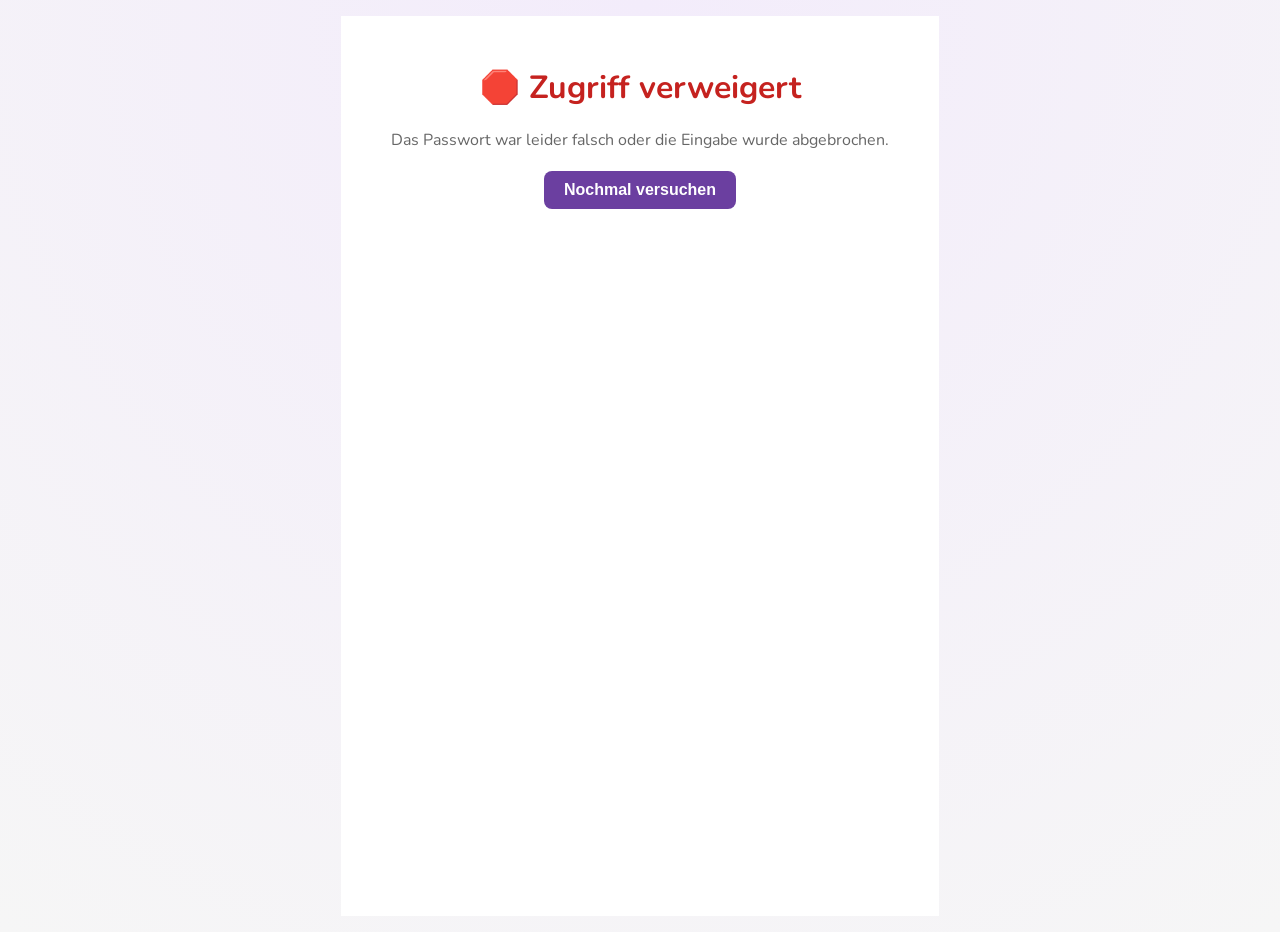
<file: generator.html>
<!DOCTYPE html>
<html lang="de">
<head>
  <meta charset="UTF-8" />
  <title>Rezept-Zauberer</title>
  <meta name="viewport" content="width=device-width, initial-scale=1.0" />
  <meta name="theme-color" content="#6b3fa0">

  <link rel="stylesheet" href="style.css">
  <style>
    .generator-box { margin-bottom: 30px; }
    
    .generator-label {
      font-size: 1.1rem;
      font-weight: 700;
      color: #4e2a7a;
      margin-bottom: 10px;
      display: block;
    }

    body.dark-mode .generator-label { color: #e4ccff; }

    .generator-input {
      width: 100%;
      height: 160px; 
      padding: 16px;
      border: 2px solid #e6e6e6;
      border-radius: 16px;
      font-family: inherit;
      font-size: 1rem;
      margin-bottom: 16px;
      resize: none; 
      box-sizing: border-box;
      background-color: #fafafa;
      color: #333;
      transition: all 0.3s ease;
      overflow-y: auto; 
    }

    body.dark-mode .generator-input {
      background-color: #2a2a2a;
      border-color: #444;
      color: #f0f0f0;
    }

    .generator-input:focus {
      outline: none;
      border-color: #6b3fa0;
      box-shadow: 0 0 0 3px rgba(107, 63, 160, 0.1);
    }

    .btn-magic {
      width: 100%;
      padding: 14px;
      background-color: #6b3fa0;
      color: white;
      border: none;
      border-radius: 999px;
      font-size: 1.1rem;
      font-weight: bold;
      cursor: pointer;
      display: inline-flex;
      align-items: center;
      justify-content: center;
      gap: 8px;
      transition: all 0.2s ease;
      box-shadow: 0 4px 6px rgba(107, 63, 160, 0.2);
    }

    .btn-magic:hover {
      background-color: #4e2a7a;
      transform: translateY(-2px);
      box-shadow: 0 6px 12px rgba(107, 63, 160, 0.3);
    }

    /* === Sternenschauer Animation CSS === */
    .loading-container {
      display: flex;
      flex-direction: column;
      align-items: center;
      justify-content: center;
      margin-top: 30px;
      animation: fadeIn 0.4s ease-out;
    }

    .star-shower-container {
      width: 200px;
      height: 120px;
      background-color: #f3ecfb; 
      border-radius: 16px;
      position: relative;
      margin-bottom: 20px;
      overflow: hidden;
      border: 1px solid rgba(107, 63, 160, 0.1);
      box-shadow: inset 0 2px 8px rgba(0,0,0,0.02);
    }
    
    body.dark-mode .star-shower-container {
      background-color: #2d1b4a; 
      border-color: rgba(228, 204, 255, 0.1);
    }

    .falling-star {
      position: absolute;
      color: #4e2a7a; 
      opacity: 0;
      animation: fall linear infinite;
    }

    body.dark-mode .falling-star { color: #e4ccff; }

    .star-1 { width: 24px; height: 24px; top: -20px; left: 10px; animation-duration: 1.5s; animation-delay: 0s; }
    .star-2 { width: 14px; height: 14px; top: 10px; left: -15px; animation-duration: 1.8s; animation-delay: 0.3s; }
    .star-3 { width: 32px; height: 32px; top: -30px; left: 50px; animation-duration: 2.1s; animation-delay: 0.7s; }
    .star-4 { width: 20px; height: 20px; top: 40px; left: -20px; animation-duration: 1.6s; animation-delay: 1.1s; }
    .star-5 { width: 16px; height: 16px; top: -10px; left: 90px; animation-duration: 1.4s; animation-delay: 0.5s; }
    .star-6 { width: 26px; height: 26px; top: -20px; left: 130px; animation-duration: 2.3s; animation-delay: 0.9s; }

    @keyframes fall {
      0% { transform: translate(0, 0) rotate(0deg); opacity: 0; }
      15% { opacity: 1; }
      80% { opacity: 1; }
      100% { transform: translate(250px, 150px) rotate(180deg); opacity: 0; }
    }

    .loading-text {
      text-align: center;
      color: #666;
      font-weight: 600;
      animation: pulse 1.5s infinite;
    }

    body.dark-mode .loading-text { color: #a0a0a0; }

    @keyframes pulse {
      0% { opacity: 0.6; }
      50% { opacity: 1; }
      100% { opacity: 0.6; }
    }
  </style>
</head>
<body>
  <div class="app">
    
    <button class="theme-toggle" onclick="toggleTheme()" title="Nachtmodus umschalten">
      <svg width="20" height="20" viewBox="0 0 24 24" fill="none" stroke="currentColor" stroke-width="2.5" stroke-linecap="round" stroke-linejoin="round">
        <circle cx="12" cy="12" r="5"></circle>
        <line x1="12" y1="1" x2="12" y2="3"></line>
        <line x1="12" y1="21" x2="12" y2="23"></line>
        <line x1="4.22" y1="4.22" x2="5.64" y2="5.64"></line>
        <line x1="18.36" y1="18.36" x2="19.78" y2="19.78"></line>
        <line x1="1" y1="12" x2="3" y2="12"></line>
        <line x1="21" y1="12" x2="23" y2="12"></line>
        <line x1="4.22" y1="19.78" x2="5.64" y2="18.36"></line>
        <line x1="18.36" y1="5.64" x2="19.78" y2="4.22"></line>
      </svg>
    </button>

    <header>
      <h1>Rezept-Zauberer</h1>
      <p>
        <a href="index.html" class="archive-link">
          <svg style="transform: translateY(-2px);" width="20" height="20" viewBox="0 0 24 24" fill="none" stroke="currentColor" stroke-width="2.5" stroke-linecap="round" stroke-linejoin="round">
            <path d="M3 11l9-8 9 8"></path>
            <path d="M5 13v8a1 1 0 0 0 1 1h12a1 1 0 0 0 1-1v-8"></path>
          </svg>
          Zurück zur Startseite
        </a>
      </p>
    </header>

    <main class="card">
      <div class="generator-box">
        <label for="aiInput" class="generator-label">Was hast du noch im Kühlschrank?</label>
        <textarea id="aiInput" class="generator-input" placeholder="z.B.: Ich habe noch eine halbe Zucchini, Feta, Nudeln und etwas Knoblauch. Mach mir ein schnelles Hauptgericht daraus!"></textarea>
        
        <button class="btn-magic" onclick="simulateGeneration()">
          <svg width="20" height="20" viewBox="0 0 24 24" fill="none" stroke="currentColor" stroke-width="2.5" stroke-linecap="round" stroke-linejoin="round">
            <polygon points="12 2 15.09 8.26 22 9.27 17 14.14 18.18 21.02 12 17.77 5.82 21.02 7 14.14 2 9.27 8.91 8.26 12 2"></polygon>
          </svg>
          Rezept zaubern
        </button>
      </div>

      <div id="generatorResult"></div>
    </main>

  </div>

  <script src="app.js"></script>
  <script>
    // === UPDATED: Disketten-SVG statt Herz ===
    const saveSvg = `<svg width="20" height="20" viewBox="0 0 24 24"><path d="M17 3H5c-1.11 0-2 .9-2 2v14c0 1.1.89 2 2 2h14c1.1 0 2-.9 2-2V7l-4-4zm-5 16c-1.66 0-3-1.34-3-3s1.34-3 3-3 3 1.34 3 3-1.34 3-3 3zm3-10H5V5h10v4z"/></svg>`;
    const shareIcon = `<svg width="20" height="20" viewBox="0 0 24 24"><path fill="var(--primary)" d="M18 16.08c-.76 0-1.44.3-1.96.77L8.91 12.7c.05-.23.09-.46.09-.7s-.04-.47-.09-.7l7.05-4.11c.54.5 1.25.81 2.04.81 1.66 0 3-1.34 3-3s-1.34-3-3-3-3 1.34-3 3c0 .24.04.47.09.7L8.04 9.81C7.5 9.31 6.79 9 6 9c-1.66 0-3 1.34-3 3s1.34 3 3 3c.79 0 1.5-.31 2.04-.81l7.12 4.16c-.05.21-.08.43-.08.65 0 1.61 1.31 2.92 2.92 2.92s2.92-1.31 2.92-2.92c0-1.61-1.31-2.92-2.92-2.92z"/></svg>`;
    const svgCart = `<svg width="20" height="20" viewBox="0 0 24 24" fill="none" stroke="currentColor" stroke-width="2.5" stroke-linecap="round" stroke-linejoin="round"><circle cx="9" cy="21" r="1"></circle><circle cx="20" cy="21" r="1"></circle><path d="M1 1h4l2.68 13.39a2 2 0 0 0 2 1.61h9.72a2 2 0 0 0 2-1.61L23 6H6"></path></svg>`;
    const svgStir = `<svg style="transform: translateY(-2px);" width="20" height="20" viewBox="0 0 24 24" fill="none" stroke="currentColor" stroke-width="2.5" stroke-linecap="round" stroke-linejoin="round"><path d="M4 11h16v6a4 4 0 0 1-4 4H8a4 4 0 0 1-4-4v-6z"></path><line x1="2" y1="13" x2="4" y2="13"></line><line x1="20" y1="13" x2="22" y2="13"></line><line x1="20" y1="3" x2="14" y2="13"></line><circle cx="13" cy="15" r="2.5"></circle><path d="M9 14a3 3 0 0 1 3 0"></path></svg>`;
    
    // Speichert das gerade generierte Rezept zwischen
    let currentGeneratedRecipe = null;

    async function simulateGeneration() {
      const inputVal = document.getElementById("aiInput").value;
      if (!inputVal.trim()) {
        alert("Bitte verrate mir erst, was du verarbeiten möchtest!");
        return;
      }

      const resultDiv = document.getElementById("generatorResult");
      
      const starSvg = `<svg viewBox="0 0 24 24" fill="none" stroke="currentColor" stroke-width="2.5" stroke-linecap="round" stroke-linejoin="round"><polygon points="12 2 15.09 8.26 22 9.27 17 14.14 18.18 21.02 12 17.77 5.82 21.02 7 14.14 2 9.27 8.91 8.26 12 2"></polygon></svg>`;
      
      resultDiv.innerHTML = `
        <div class="loading-container">
          <div class="star-shower-container">
            <div class="falling-star star-1">${starSvg}</div>
            <div class="falling-star star-2">${starSvg}</div>
            <div class="falling-star star-3">${starSvg}</div>
            <div class="falling-star star-4">${starSvg}</div>
            <div class="falling-star star-5">${starSvg}</div>
            <div class="falling-star star-6">${starSvg}</div>
          </div>
          <div class="loading-text">Timm's KI-Koch zaubert die Zutaten zusammen...</div>
        </div>
      `;

      try {
        const response = await fetch('/.netlify/functions/generate', {
          method: 'POST',
          headers: { 'Content-Type': 'application/json' },
          body: JSON.stringify({ inputVal: inputVal })
        });

        if (!response.ok) {
            const errorDetails = await response.json();
            throw new Error(errorDetails.error || "Unbekannter Serverfehler");
        }

        const recipe = await response.json();

        // 1. WICHTIG: Das Rezept für die Speicher-Funktion merken!
        currentGeneratedRecipe = recipe;

        const ingHtml = recipe.ingredients.map(i => `<li>${i}</li>`).join("");
        const stepHtml = recipe.steps.map(s => `<li>${s}</li>`).join("");

        // 2. WICHTIG: onclick ruft jetzt saveRecipeToDatabase(this) auf!
        resultDiv.innerHTML = `
          <div class="recipe-card" style="animation: fadeIn 0.4s ease-out;">
            <div class="recipe-body">
              <div class="title-row">
                <h2 class="recipe-title">${recipe.title}</h2>
                <button class="fav-btn" title="Rezept speichern" onclick="saveRecipeToDatabase(this)">${saveSvg}</button>
              </div>
              <div class="divider"></div>
              <div class="recipe-content">
                <div class="ingredients-col">
                  <div class="section-header">
                    <h3 class="section-title">${svgCart} Zutaten</h3>
                    <button class="share-btn" title="Rezept teilen">${shareIcon}</button>
                  </div>
                  <ul>${ingHtml}</ul>
                </div>
                <div class="steps-col">
                  <h3 class="section-title" style="margin-top: 20px;">${svgStir} Zubereitung</h3>
                  <ol class="steps">${stepHtml}</ol>
                </div>
              </div>
            </div>
          </div>
        `;

      } catch (error) {
        console.error("Fehler:", error);
        resultDiv.innerHTML = `<div class="loading-text" style="color: red; padding: 10px; border: 1px solid red; border-radius: 8px;"><b>Fehler:</b> ${error.message}</div>`;
      }
    }

    // 3. WICHTIG: Hier ist die neue Funktion, eingefügt am Ende des Scripts
    async function saveRecipeToDatabase(btnElement) {
      if (!currentGeneratedRecipe) return;

      // Optisches Feedback: Button bleibt auf dunkelviolett
      btnElement.classList.add('active');
      btnElement.style.pointerEvents = 'none';

      try {
        const response = await fetch('/.netlify/functions/saveRecipe', {
          method: 'POST',
          headers: { 'Content-Type': 'application/json' },
          body: JSON.stringify(currentGeneratedRecipe)
        });

        if (!response.ok) {
          throw new Error('Server hat das Speichern abgelehnt.');
        }

        alert("Perfekt! Das Rezept wurde im gemeinsamen Kochtopf gespeichert.");

      } catch (error) {
        console.error("Fehler beim Speichern:", error);
        alert("Oh nein, da ist etwas schiefgelaufen beim Speichern!");
        
        // Wenn es fehlschlägt, machen wir den Button wieder klickbar
        btnElement.classList.remove('active');
        btnElement.style.pointerEvents = 'auto';
      }
    }
  </script>
</body>
</html>
</file>
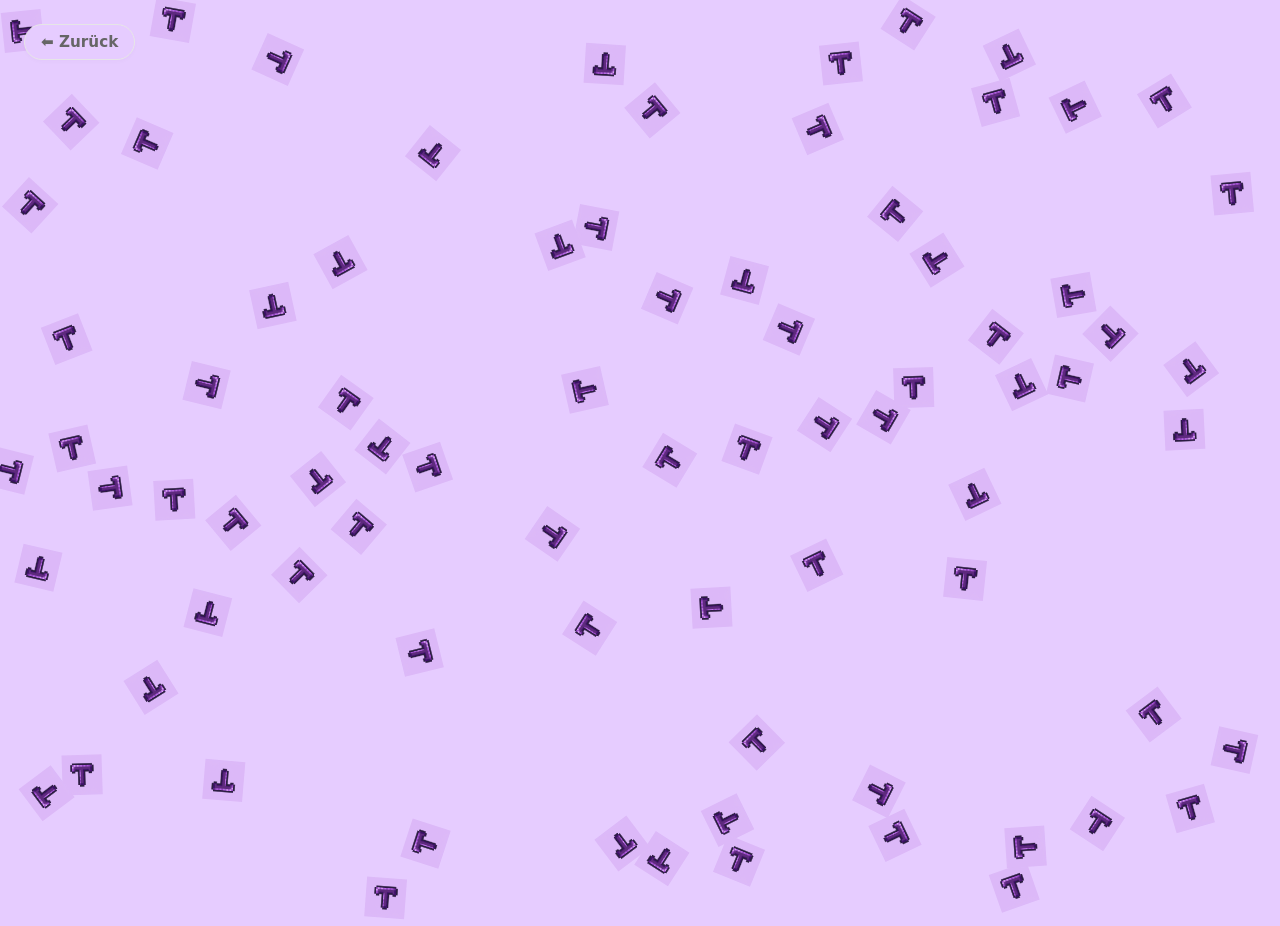
<file: impressum.html>
<!DOCTYPE html>
<html lang="de">
<head>
  <meta charset="UTF-8">
  <title>Impressum - Timm's Tipps des Tages</title>
  <meta name="viewport" content="width=device-width, initial-scale=1.0">
  <style>
    body {
      margin: 0;
      padding: 0;
      background-color: #e6ccff; 
      font-family: 'Nunito', system-ui, sans-serif;
      overflow: hidden; 
      width: 100vw;
      height: 100vh;
    }

    .back-btn-container {
      position: absolute;
      top: 24px;
      left: 24px;
      z-index: 100;
    }
    
    .back-btn {
      padding: 8px 16px;
      border-radius: 999px;
      border: 1px solid #e6e6e6;
      background-color: #e6ccff; /* Verschmilzt jetzt mit dem Hintergrund */
      cursor: pointer;
      font-weight: 700;
      font-size: 0.95rem;
      color: #666;
      transition: all 0.2s;
      display: inline-flex;
      align-items: center;
      gap: 6px;
      box-shadow: 0 2px 4px rgba(0,0,0,0.02);
      text-decoration: none;
    }

    .back-btn:hover {
      border-color: #6b3fa0;
      color: #4e2a7a;
      transform: translateY(-1px);
    }

    .ant-logo {
      position: absolute;
      width: 40px; 
      height: 40px;
      z-index: 10;
      pointer-events: none;
      will-change: transform; 
      display: none; /* Wird erst eingeblendet, wenn das Bild wirklich da ist */
    }
  </style>
</head>
<body>

  <div class="back-btn-container">
    <a href="index.html" class="back-btn">⬅️ Zurück</a>
  </div>

  <script>
    const NUM_ANTS = 80; 
    const LOGO_SIZE = 40; 
    const IMG_SRC = 'mask-icon-192.png'; 

    const ants = [];
    const testImg = new Image();

    // 1. Dem Browser sagen, was er tun soll, WENN das Bild geladen ist
    testImg.onload = function() {
      for (let i = 0; i < NUM_ANTS; i++) {
        const img = document.createElement('img');
        img.src = IMG_SRC;
        img.className = 'ant-logo';
        img.style.display = 'block'; // Jetzt machen wir die Logos sichtbar
        document.body.appendChild(img);

        ants.push({
          element: img,
          x: Math.random() * window.innerWidth,
          y: Math.random() * window.innerHeight,
          vx: (Math.random() - 0.5) * 5,
          vy: (Math.random() - 0.5) * 5
        });
      }
      requestAnimationFrame(animate);
    };

    // 2. Fehler abfangen
    testImg.onerror = function() {
      console.error("Logo konnte nicht gefunden werden. Prüfe, ob 'mask-icon-192.png' im Hauptverzeichnis liegt.");
    };

    // 3. JETZT ERST den Ladevorgang starten!
    testImg.src = IMG_SRC;

    // 4. Die Animationsschleife
    function animate() {
      const width = window.innerWidth;
      const height = window.innerHeight;

      for (let i = 0; i < NUM_ANTS; i++) {
        let a = ants[i];
        a.vx += (Math.random() - 0.5) * 0.8;
        a.vy += (Math.random() - 0.5) * 0.8;

        let speed = Math.sqrt(a.vx * a.vx + a.vy * a.vy);
        if (speed > 4) { a.vx = (a.vx / speed) * 4; a.vy = (a.vy / speed) * 4; }
        if (speed < 1.5) { a.vx = (a.vx / speed) * 1.5; a.vy = (a.vy / speed) * 1.5; }

        a.x += a.vx;
        a.y += a.vy;

        if (a.x < 0) { a.x = 0; a.vx *= -1; }
        if (a.x > width) { a.x = width; a.vx *= -1; }
        if (a.y < 0) { a.y = 0; a.vy *= -1; }
        if (a.y > height) { a.y = height; a.vy *= -1; }
      }

      for (let i = 0; i < NUM_ANTS; i++) {
        for (let j = i + 1; j < NUM_ANTS; j++) {
          let a = ants[i]; let b = ants[j];
          let dx = a.x - b.x; let dy = a.y - b.y;
          let distance = Math.sqrt(dx * dx + dy * dy);
          
          // Wenn sie sich berühren: abprallen
          if (distance < LOGO_SIZE) {
            let tempVx = a.vx; let tempVy = a.vy;
            a.vx = b.vx; a.vy = b.vy;
            b.vx = tempVx; b.vy = tempVy;
            let overlap = LOGO_SIZE - distance;
            a.x += (dx / distance) * (overlap / 2); a.y += (dy / distance) * (overlap / 2);
            b.x -= (dx / distance) * (overlap / 2); b.y -= (dy / distance) * (overlap / 2);
          }
        }
      }

      for (let i = 0; i < NUM_ANTS; i++) {
        let a = ants[i];
        let angle = Math.atan2(a.vy, a.vx) * 180 / Math.PI; 
        a.element.style.transform = `translate(${a.x - 20}px, ${a.y - 20}px) rotate(${angle + 90}deg)`;
      }
      requestAnimationFrame(animate);
    }
  </script>
</body>
</html>
</file>
<file: style.css>
/* =========================================
   1. SCHRIFTARTEN (FONTS)
   ========================================= */
@font-face { font-family: 'Nunito'; font-style: normal; font-weight: 400; font-display: swap; src: url('fonts/nunito-regular.woff2') format('woff2'); }
@font-face { font-family: 'Nunito'; font-style: normal; font-weight: 600; font-display: swap; src: url('fonts/nunito-600.woff2') format('woff2'); }
@font-face { font-family: 'Nunito'; font-style: normal; font-weight: 700; font-display: swap; src: url('fonts/nunito-700.woff2') format('woff2'); }
@font-face { font-family: 'Playfair Display'; font-style: normal; font-weight: 700; font-display: swap; src: url('fonts/playfair-700.woff2') format('woff2'); }

/* =========================================
   2. VARIABLEN & RESET (LIGHT MODE STANDARD)
   ========================================= */
:root {
  --primary: #6b3fa0;
  --primary-dark: #4e2a7a;
  --card-bg: #fff;
  --text: #222;
  --muted: #666;
  --radius: 16px;
  --border: #e6e6e6;
  --shadow: 0 8px 24px rgba(0,0,0,0.06);
}
* { box-sizing: border-box; margin: 0; padding: 0; }

/* =========================================
   3. BASIS-LAYOUT (BODY, HEADER, FOOTER)
   ========================================= */
body {
  font-family: 'Nunito', system-ui, sans-serif;
  background: radial-gradient(circle at top, #f3ecfb, #f6f6f6);
  color: var(--text);
  min-height: 100vh;
  display: flex;
  justify-content: center;
  padding: 16px;
  transition: background 0.3s, color 0.3s;
}
.app { width: 100%; max-width: 1400px; position: relative; }

header { text-align: center; margin-bottom: 24px; padding-top: 20px; padding-top: 48px; /* NEU: Schiebt die Überschrift nach unten, weg vom Button! */}
header h1, .recipe-title, .section-title { font-family: 'Playfair Display', serif; }
header h1 { font-size: 2.2rem; margin-bottom: 6px; color: var(--primary-dark); }
header p, .muted { color: var(--muted); font-size: 1rem; line-height: 1.5; }
.muted { margin-bottom: 12px; }
header a { color: var(--primary-dark); text-decoration: none; font-weight: 700; }
header a:hover { text-decoration: underline; }

.card { background: var(--card-bg); border-radius: var(--radius); box-shadow: var(--shadow); padding: 24px; transition: background 0.3s; }
.divider { height: 1px; background: var(--border); margin: 20px 0; }

/* =========================================
   4. REZEPTKARTEN (RECIPE CARDS)
   ========================================= */
@keyframes fadeIn {
  from { opacity: 0; transform: translateY(15px); }
  to { opacity: 1; transform: translateY(0); }
}

.recipe-card {
  border: 1px solid var(--border);
  border-radius: 16px;
  overflow: hidden;
  background: var(--card-bg);
  box-shadow: 0 4px 12px rgba(0,0,0,0.05);
  transition: transform 0.3s ease, box-shadow 0.3s ease, background 0.3s;
  animation: fadeIn 0.4s ease-out backwards;
  display: flex;
  flex-direction: column;
}
.recipe-card:hover { transform: translateY(-4px); box-shadow: 0 16px 32px rgba(0,0,0,0.12); }
.recipe-body { padding: 24px; flex-grow: 1; }

.title-row { display: flex; justify-content: space-between; align-items: flex-start; gap: 12px; margin-bottom: 12px; }
.recipe-title { font-size: 1.6rem; color: var(--primary-dark); line-height: 1.2; margin: 0; flex: 1; word-wrap: break-word; hyphens: auto; }

.section-header { display: flex; justify-content: space-between; align-items: center; margin-bottom: 12px; }
.section-title { font-size: 1.2rem; margin: 0; color: var(--text); }

/* Listen (Zutaten & Schritte) */
ul { padding-left: 20px; margin-bottom: 16px; line-height: 1.6; list-style: none; }
ul li { margin-bottom: 8px; position: relative; }
ul li::before { content: '—  '; color: var(--primary); font-weight: 700; position: absolute; left: -20px; }

ol.steps { list-style: none; padding-left: 0; counter-reset: step-counter; line-height: 1.6; margin-top: 12px; }
ol.steps li { counter-increment: step-counter; margin-bottom: 14px; display: flex; align-items: flex-start; gap: 12px; }
ol.steps li::before { content: counter(step-counter); background: var(--primary); color: #fff; font-size: 0.85rem; font-weight: 700; min-width: 24px; height: 24px; border-radius: 50%; display: flex; align-items: center; justify-content: center; flex-shrink: 0; margin-top: 2px; }

/* =========================================
   5. TAGS (KATEGORIEN)
   ========================================= */
.tag-row { display: flex; flex-wrap: wrap; gap: 8px; margin: 12px 0 20px; }
.tag { border: 1px solid; border-radius: 999px; padding: 4px 12px; font-size: 0.9rem; font-weight: 600; display: inline-flex; align-items: center; gap: 6px; }

.tag-purple { background: #f3ecfb; color: var(--primary-dark); border-color: #e2d3f0; }
.tag-green { background: #e6f4ea; color: #137333; border-color: #ceead6; }
.tag-red { background: #fce8e6; color: #c5221f; border-color: #fad2cf; }
.tag-yellow { background: #fef7e0; color: #b06000; border-color: #fbe9a2; }
.tag-blue { background: #e8f0fe; color: #1967d2; border-color: #d2e3fc; }
.tag-default { background: #f8f9fa; color: #5f6368; border-color: #dadce0; }

/* =========================================
   6. BUTTONS & INTERAKTIONEN
   ========================================= */
.fav-btn { background: transparent; border: none; cursor: pointer; padding: 4px; display: flex; align-items: center; transition: transform 0.2s; flex-shrink: 0; margin-top: -2px; }
.fav-btn:hover { transform: scale(1.15); }
.fav-btn svg { fill: #ccc; transition: fill 0.3s, filter 0.3s; }
.fav-btn:hover svg { fill: var(--primary); filter: drop-shadow(0 0 6px #e4ccff); }
.fav-btn.active svg { fill: var(--primary-dark); filter: none; }

.share-btn { background: #f3ecfb; border: 1px solid #e2d3f0; border-radius: 8px; padding: 6px 12px; cursor: pointer; display: flex; align-items: center; gap: 6px; color: var(--primary-dark); font-weight: 700; font-family: 'Nunito', sans-serif; font-size: 0.9rem; transition: all 0.2s; }
.share-btn:hover { background: var(--primary); color: #fff; }
.share-btn:hover svg path { fill: #fff; }
.share-btn svg { transition: fill 0.2s; }

.btn-swap { width: 100%; background: #fafafa; border: none; border-top: 1px solid var(--border); color: var(--primary); padding: 16px; font-size: 1rem; font-weight: 700; font-family: 'Nunito', sans-serif; cursor: pointer; transition: background 0.2s; }
.btn-swap:hover { background: #f1ecf8; }

/* =========================================
   7. ARCHIV SPEZIFISCH (SUCHE & FILTER)
   ========================================= */
.search-input { width: 100%; padding: 16px; border-radius: 12px; border: 2px solid var(--border); font-size: 1.1rem; font-family: 'Nunito', sans-serif; background: #fafafa; transition: border-color 0.2s, background 0.3s; position: sticky; top: 0; z-index: 10; }
.search-input:focus { outline: none; border-color: var(--primary); background: #fff; }

.filter-container { display: flex; flex-wrap: wrap; gap: 10px; padding-top: 20px; margin-bottom: 32px; padding-bottom: 24px; border-bottom: 2px solid var(--border); position: sticky; top: 57px; z-index: 9; background: var(--card-bg); transition: background 0.3s; }

/* Filter auf dem Handy NICHT kleben lassen */
@media (max-width: 768px) {
  .filter-container { position: relative; top: auto; z-index: 1; }
}

.filter-btn { padding: 8px 16px; border-radius: 999px; border: 1px solid var(--primary-dark); background: #fff; cursor: pointer; font-family: 'Nunito', sans-serif; font-weight: 700; font-size: 0.95rem; color: var(--primary-dark); transition: all 0.2s; display: inline-flex; align-items: center; gap: 6px; box-shadow: 0 2px 4px rgba(0,0,0,0.02); }
.filter-btn:hover { border-color: var(--primary); color: var(--primary-dark); transform: translateY(-1px); background: #f3ecfb; }
.filter-btn.active { background: var(--primary); color: #fff; border-color: var(--primary-dark); box-shadow: 0 4px 10px rgba(107, 63, 160, 0.3); }

.more-btn { background: #fff; border: 1px solid var(--primary-dark); color: var(--primary-dark); padding: 8px 16px; border-radius: 999px; cursor: pointer; font-family: 'Nunito', sans-serif; font-weight: 700; font-size: 0.95rem; transition: all 0.2s; }
.more-btn:hover { background: #f3ecfb; }

.empty { padding: 24px; border-radius: 12px; border: 2px dashed var(--border); color: var(--muted); background: #fafafa; text-align: center; font-size: 1.1rem; grid-column: 1 / -1; }

/* HIER FEHLTE DER CONTAINER! Er hält die Buttons nebeneinander */
.pagination-container { display: flex; justify-content: center; align-items: center; flex-wrap: wrap; gap: 8px; margin-top: 32px; padding-top: 24px; border-top: 2px solid var(--border); }

/* Bei page-num steht jetzt display: inline-flex */
.page-num { background: #fff; border: 1px solid var(--primary-dark); color: var(--primary-dark); min-width: 36px; height: 36px; padding: 0 10px; border-radius: 8px; font-weight: 700; font-size: 1rem; cursor: pointer; transition: all 0.2s; display: inline-flex; justify-content: center; align-items: center; font-family: 'Nunito', sans-serif; box-shadow: 0 2px 4px rgba(0,0,0,0.02); }
.page-num:hover { border-color: var(--primary); background: #f3ecfb; transform: translateY(-1px); }
.page-num.active { background: var(--primary); color: #fff; border-color: var(--primary-dark); box-shadow: 0 4px 10px rgba(107, 63, 160, 0.3); cursor: default; }/* =========================================
   8. GRIDS
   ========================================= */
#currentRecipes, .recipes-grid { display: grid; grid-template-columns: 1fr; gap: 32px; }
@media (min-width: 768px) { #currentRecipes, .recipes-grid { grid-template-columns: repeat(2, 1fr); align-items: stretch; } }
@media (min-width: 1100px) { #currentRecipes, .recipes-grid { grid-template-columns: repeat(3, 1fr); } }

/* =========================================
   9. EXTRAS (SCROLLBAR & SKELETON)
   ========================================= */
::-webkit-scrollbar { width: 10px; }
::-webkit-scrollbar-track { background: #f1f1f1; }
::-webkit-scrollbar-thumb { background: var(--primary); border-radius: 10px; border: 2px solid #f1f1f1; }
::-webkit-scrollbar-thumb:hover { background: var(--primary-dark); }
* { scrollbar-width: thin; scrollbar-color: var(--primary) #f1f1f1; }

@keyframes skeleton-loading { 0% { background-color: #efefef; } 100% { background-color: #fcfcfc; } }
.skeleton { animation: skeleton-loading 0.8s linear infinite alternate; border-radius: 8px; }

/* =========================================
   10. DRUCK-ANSICHT
   ========================================= */
@media print {
  header, footer, .search-input, .filter-container, .pagination-container, .btn-swap, .fav-btn, .share-btn, .theme-toggle, .divider { display: none !important; }
  body { background: white !important; color: black !important; padding: 0; margin: 0; }
  .app { max-width: 100%; width: 100%; }
  .card { box-shadow: none !important; padding: 0 !important; }
  .recipe-card { box-shadow: none !important; border: none !important; page-break-inside: avoid; margin-bottom: 2cm; }
  .recipe-title { color: black !important; font-size: 2rem; margin-top: 1cm; }
  .section-title { color: black !important; }
  .tag { background: white !important; color: black !important; border-color: #ccc !important; }
  ol.steps li::before { background: #ccc !important; color: black !important; border: 1px solid black; }
}

/* =========================================
   11. DARK MODE (MANUELL PER BUTTON)
   ========================================= */

/* --- 1. Der Theme-Button im Tagmodus --- */
.theme-toggle { 
  position: absolute; 
  top: 16px; 
  right: 16px; 
  width: 40px; 
  height: 40px; 
  background: #f3ecfb; /* Ton-in-Ton zum hellen Hintergrund */
  color: #4e2a7a;      /* Dunkelviolette Sonne */
  border: none; 
  border-radius: 12px; 
  cursor: pointer; 
  display: inline-flex;
  justify-content: center;
  align-items: center;
  transition: all 0.3s ease; 
  z-index: 100;
  box-shadow: 0 2px 8px rgba(0,0,0,0.05); 
}
.theme-toggle:hover { 
  background: #d4bdf0; 
  transform: scale(1.05); 
}

/* --- 2. DIE HAUPTFARBEN IM NACHTMODUS (Das hat gefehlt!) --- */
body.dark-mode {
  --primary: #a375d8;
  --primary-dark: #e4ccff;
  --card-bg: #1e1e1e;
  --text: #e0e0e0;
  --muted: #a0a0a0;
  --border: #333333;
  background: radial-gradient(circle at top, #2d1b4a, #121212);
}

/* --- 3. Der Theme-Button im Nachtmodus --- */
body.dark-mode .theme-toggle {
  background: #2d1b4a; /* Ton-in-Ton zum dunklen Hintergrund */
  color: #e4ccff;      /* Hellviolette Sonne */
  box-shadow: 0 2px 8px rgba(0,0,0,0.2);
}
body.dark-mode .theme-toggle:hover {
  background: #462d70;
}

/* --- 4. Alle anderen Elemente im Nachtmodus --- */
body.dark-mode .card, body.dark-mode .recipe-card { box-shadow: 0 8px 24px rgba(0,0,0,0.5); }
body.dark-mode .recipe-card:hover { box-shadow: 0 16px 32px rgba(0,0,0,0.7); }
body.dark-mode .search-input { background: #2a2a2a; border-color: #444; color: var(--text); }
body.dark-mode .search-input:focus { background: #333; }
body.dark-mode .tag { border-color: rgba(255,255,255,0.1); }
body.dark-mode .tag-green { background: rgba(22, 101, 52, 0.2); color: #86efac; }
body.dark-mode .tag-yellow { background: rgba(113, 63, 18, 0.2); color: #fde047; }
body.dark-mode .tag-red { background: rgba(127, 29, 29, 0.2); color: #fca5a5; }
body.dark-mode .tag-blue { background: rgba(30, 58, 138, 0.2); color: #93c5fd; }
body.dark-mode .tag-purple { background: rgba(88, 28, 135, 0.2); color: #d8b4fe; }
body.dark-mode .filter-btn, 
body.dark-mode .more-btn, 
body.dark-mode .page-num { 
  background: #2a2a2a; 
  border-color: #444; 
  color: var(--text); 
}

body.dark-mode .filter-btn:hover, 
body.dark-mode .more-btn:hover, 
body.dark-mode .page-num:hover { 
  background: #333; 
  border-color: var(--primary); 
}

body.dark-mode .filter-btn.active, 
body.dark-mode .page-num.active { 
  background: var(--primary); 
  color: #fff; 
  border-color: var(--primary-dark); 
}
body.dark-mode .share-btn { background: #333; border-color: #444; color: var(--primary-dark); }
body.dark-mode .share-btn:hover { background: var(--primary); color: #fff; }
body.dark-mode .btn-swap { background: #252525; border-color: #333; color: var(--primary); }
body.dark-mode .btn-swap:hover { background: #2a2a2a; }

/* --- 5. Fixes für Herzen und "...mehr" Button --- */
body.dark-mode .fav-btn svg { fill: #555; }
body.dark-mode .fav-btn:hover svg,
body.dark-mode .fav-btn.active svg { 
  fill: #e4ccff; 
  filter: drop-shadow(0 0 6px rgba(228, 204, 255, 0.3)); 
}

/* =========================================
   12. KOPF-BUTTONS LINKS (SALAT & ZAUBERER)
   ========================================= */
.mode-toggle, .magic-toggle { 
  position: absolute; 
  top: 16px; 
  width: 40px; 
  height: 40px; 
  background: #f3ecfb; /* Ton-in-Ton zum hellen Hintergrund */
  color: #4e2a7a;      /* Dunkelviolettes Icon */
  border: none; 
  border-radius: 12px; 
  cursor: pointer; 
  display: inline-flex;
  justify-content: center;
  align-items: center;
  transition: all 0.3s ease; 
  z-index: 100;
  box-shadow: 0 2px 8px rgba(0,0,0,0.05); 
}

/* Die exakten Positionen */
.mode-toggle { left: 16px; }
.magic-toggle { left: 64px; }

.mode-toggle:hover, .magic-toggle:hover { 
  background: #d4bdf0; 
  transform: scale(1.05); 
}

/* --- Im Nachtmodus --- */
body.dark-mode .mode-toggle, body.dark-mode .magic-toggle {
  background: #2d1b4a; /* Ton-in-Ton zum dunklen Hintergrund */
  color: #e4ccff;      /* Hellviolettes Icon */
  box-shadow: 0 2px 8px rgba(0,0,0,0.2);
}
body.dark-mode .mode-toggle:hover, body.dark-mode .magic-toggle:hover {
  background: #462d70;
}

/* Fix für Handys: Überschrift etwas tiefer, damit sie nicht in die Buttons ragt */
@media (max-width: 600px) {
  header { padding-top: 48px !important; }
}

/* =========================================
   13. ARCHIV-LINK (HEADER)
   ========================================= */
.archive-link {
  display: inline-flex; /* Sorgt dafür, dass Icon und Text eine Einheit bilden */
  align-items: center;  /* DAS FEHLTE: Richtet Icon und Text exakt mittig aneinander aus */
  gap: 4px; /* Abstand um 50% verringert (von 8px auf 4px) */
  text-decoration: none;
  font-weight: 700;
  /* Tagmodus: Gleiches Dunkelviolett wie die Button-Icons */
  color: #4e2a7a; 
  transition: color 0.3s ease, transform 0.2s;
}

.archive-link:hover {
  transform: translateY(-1px);
}

/* Nachtmodus: Gleiches Hellviolett wie die Button-Icons */
body.dark-mode .archive-link {
  color: #e4ccff; 
}
/* =========================================
   14. ICONS FÜR REZEPTKARTEN (Zutaten & Tauschen)
   ========================================= */
.section-title {
  display: inline-flex;
  align-items: center;
  gap: 6px; /* Kleiner Abstand zwischen Icon und Text */
  color: #4e2a7a; /* Tagmodus: Dunkelviolett */
}

body.dark-mode .section-title {
  color: #e4ccff; /* Nachtmodus: Hellviolett */
}

/* Das Tauschen-Icon im bestehenden Button violett färben und ausrichten */
.btn-swap svg {
  color: #4e2a7a; /* Tagmodus: Dunkelviolett */
  vertical-align: middle; /* Setzt das Icon auf die Texthöhe */
  margin-right: 6px; /* Kleiner Abstand zum Text */
  margin-top: -2px; /* Minimale optische Korrektur nach oben */
}

body.dark-mode .btn-swap svg {
  color: #e4ccff; /* Nachtmodus: Hellviolett */
}
</file>
